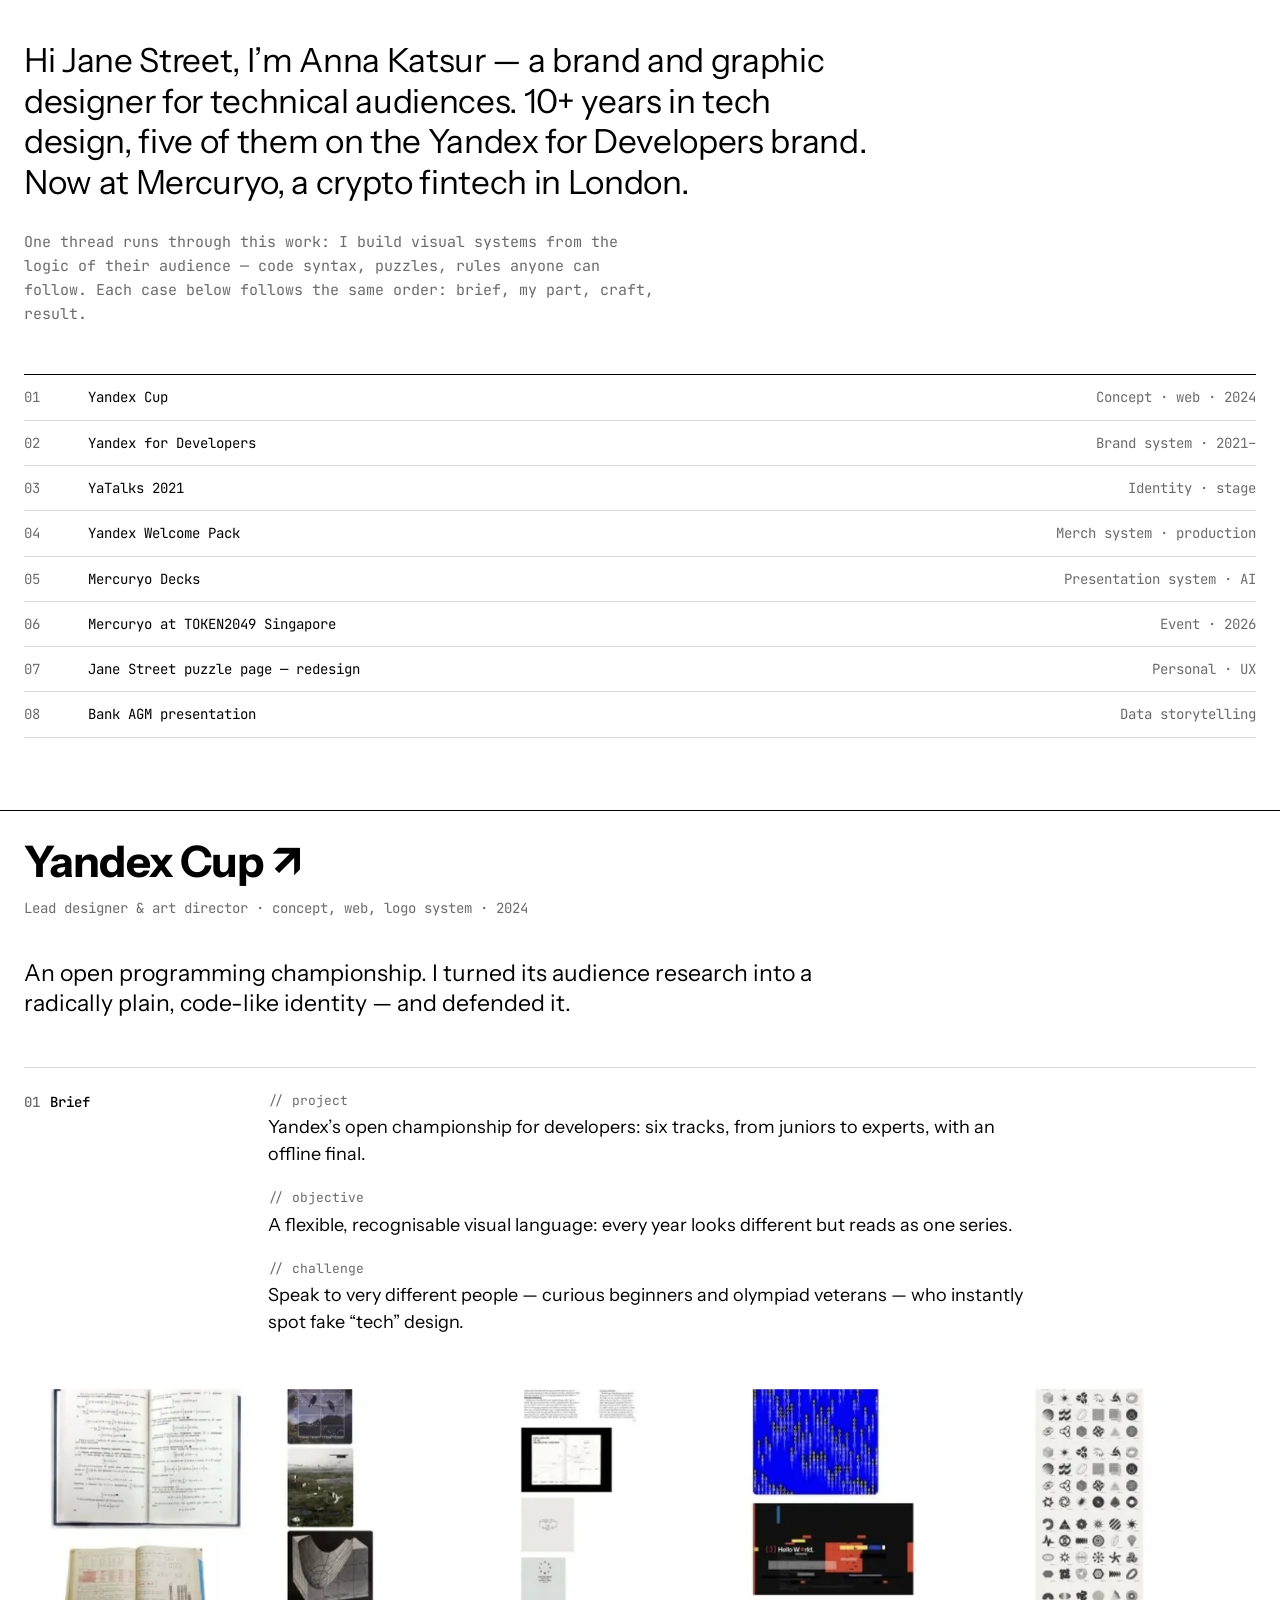
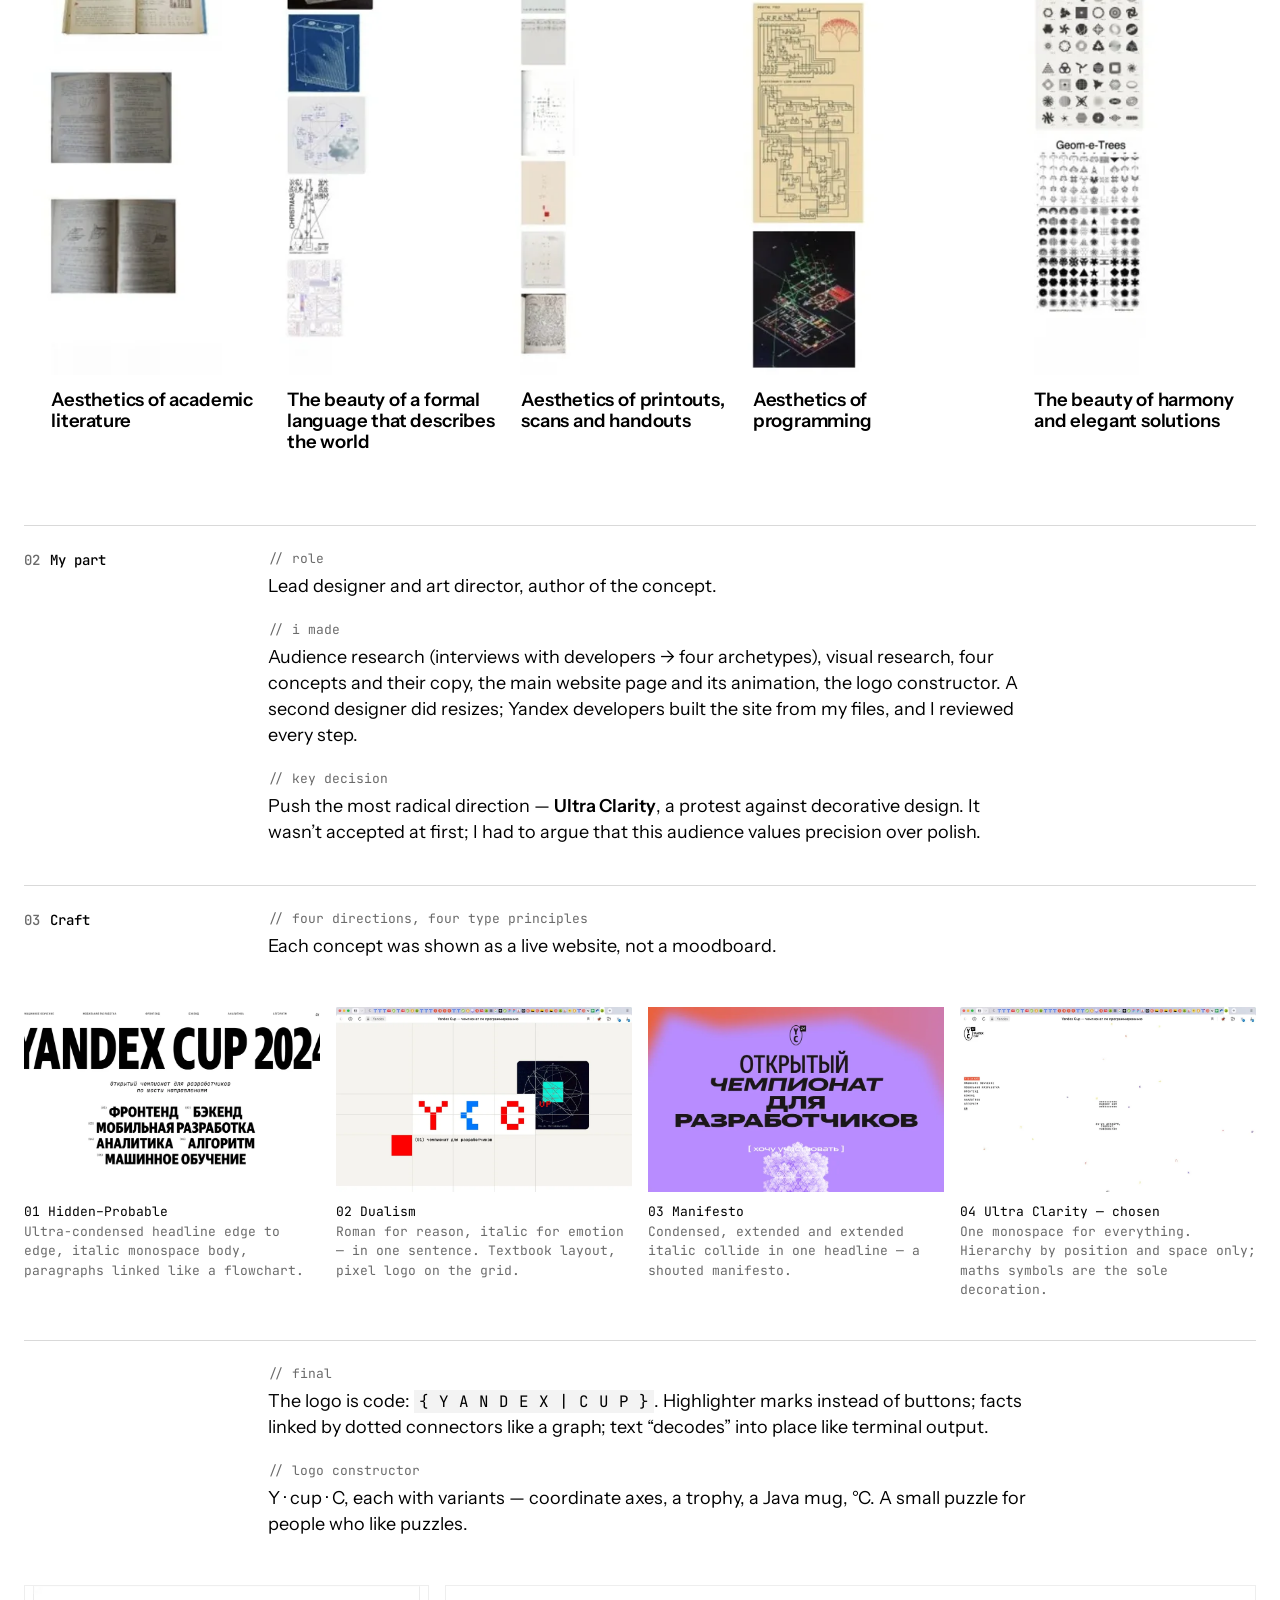
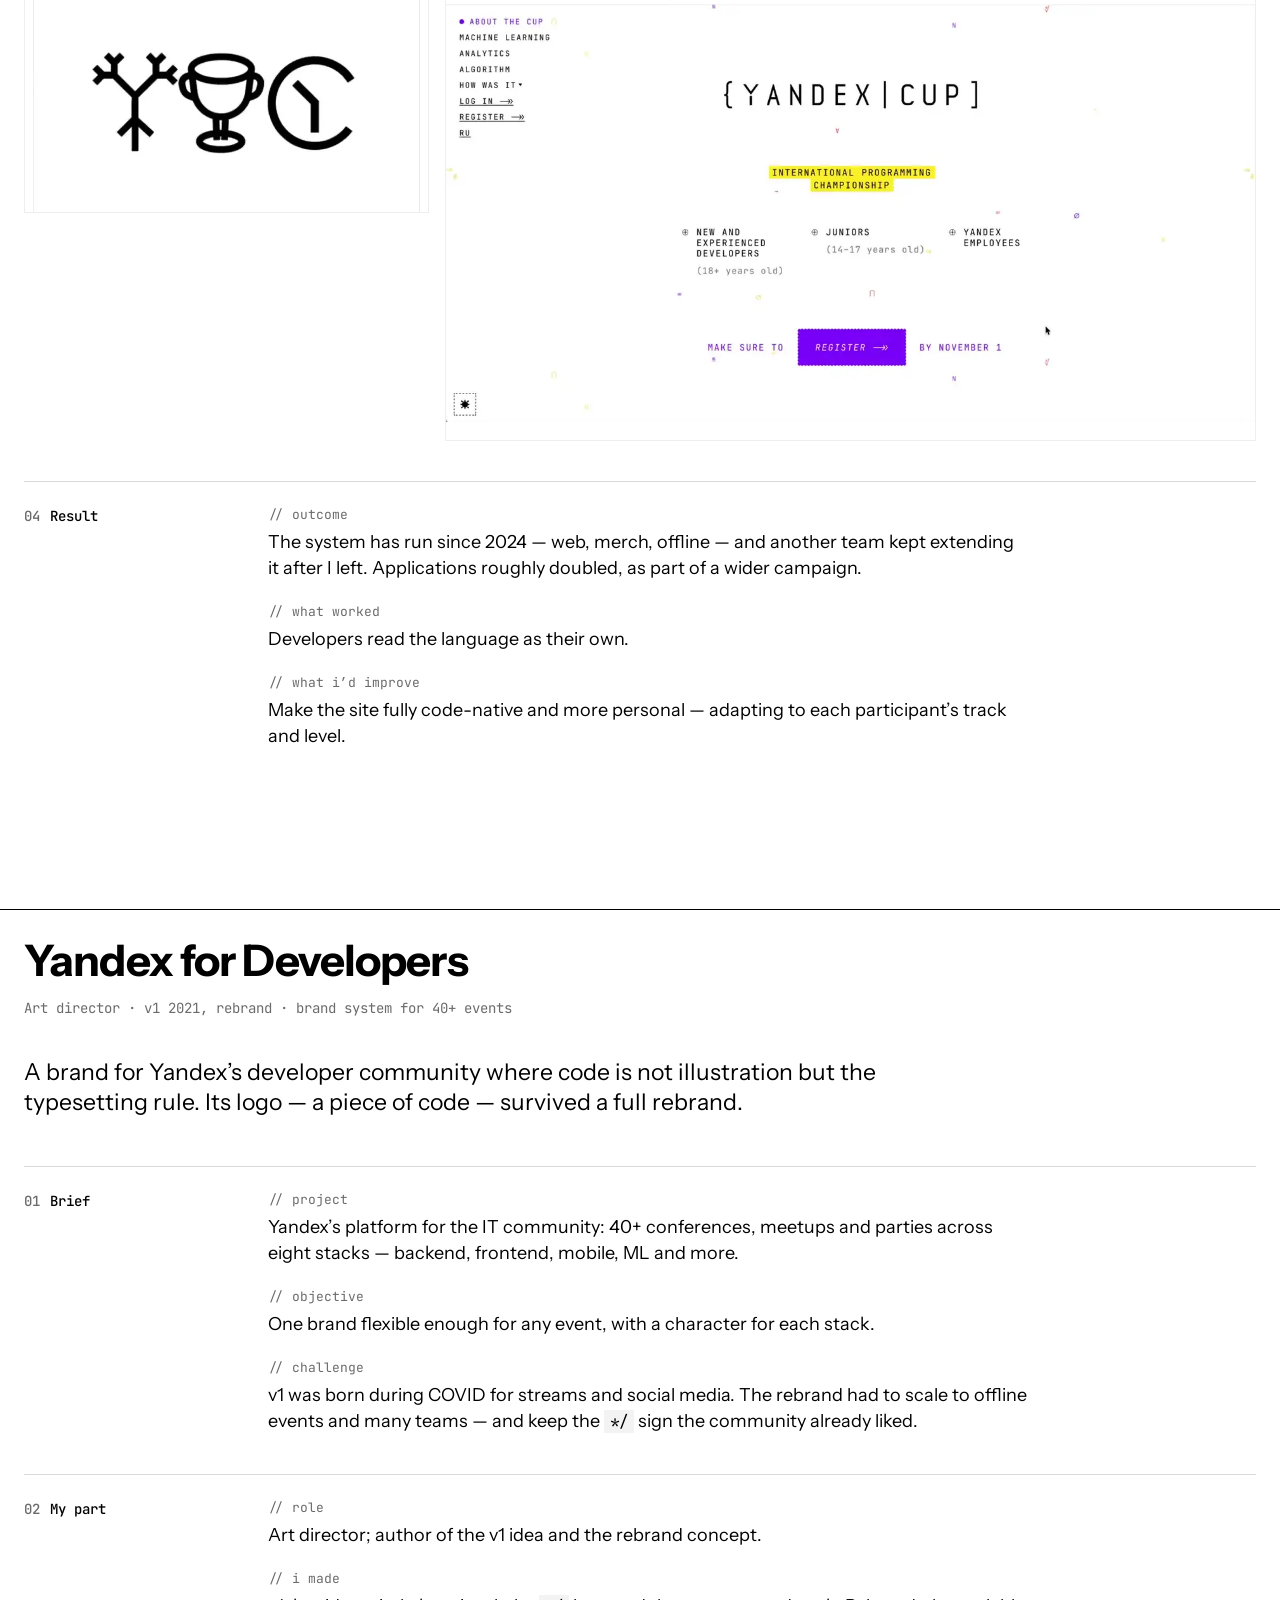
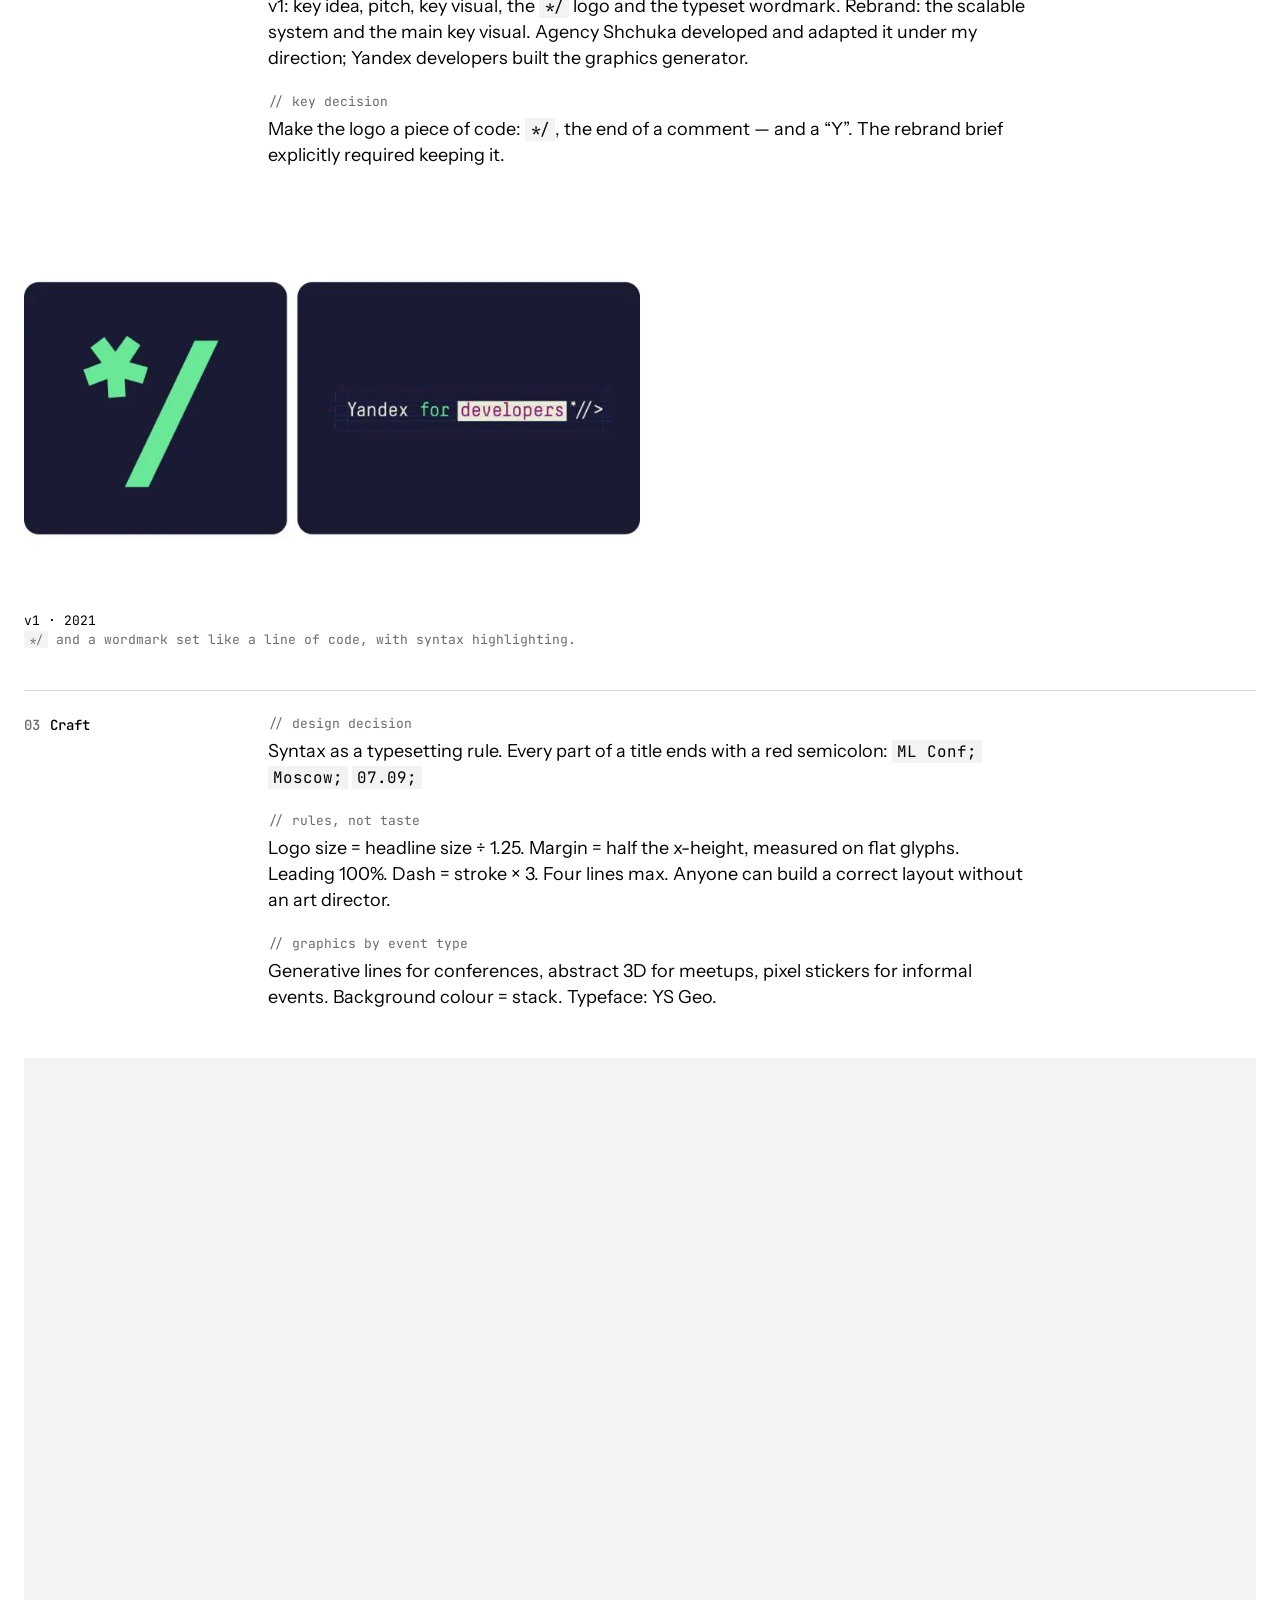
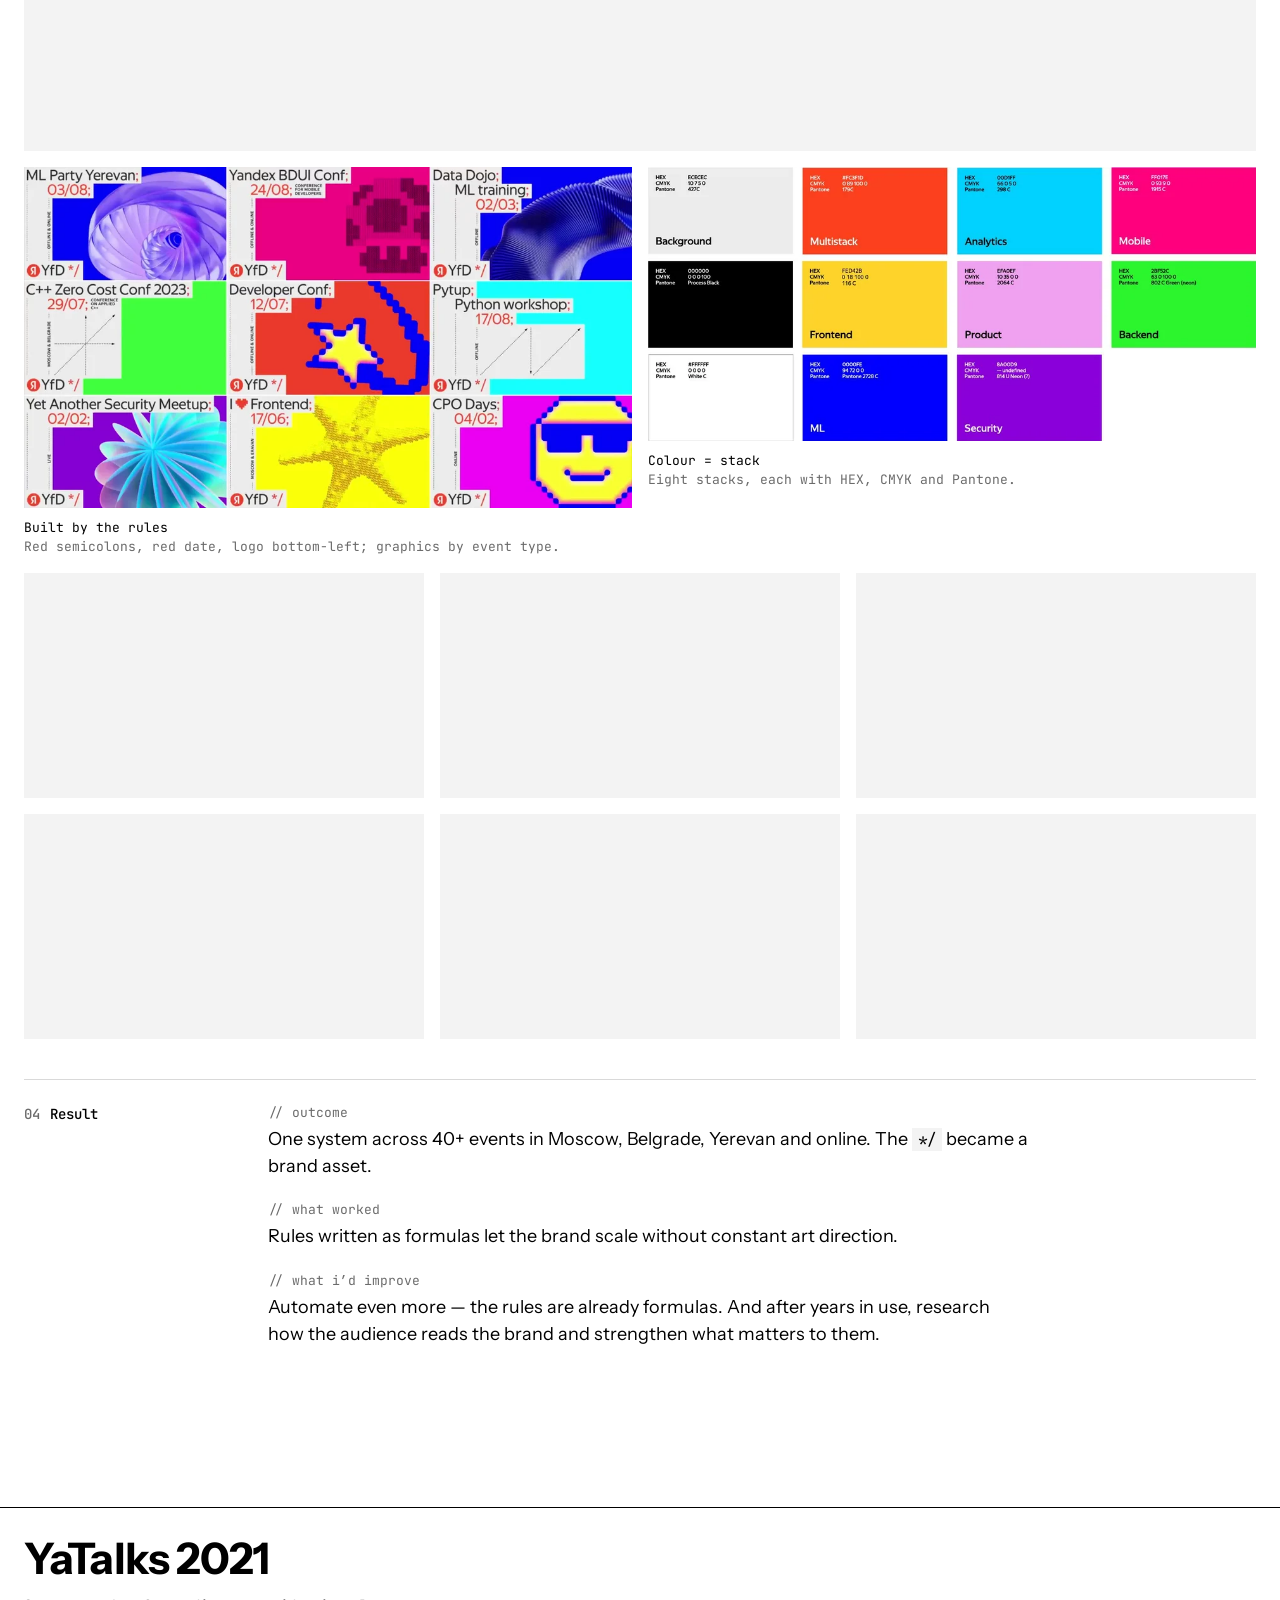
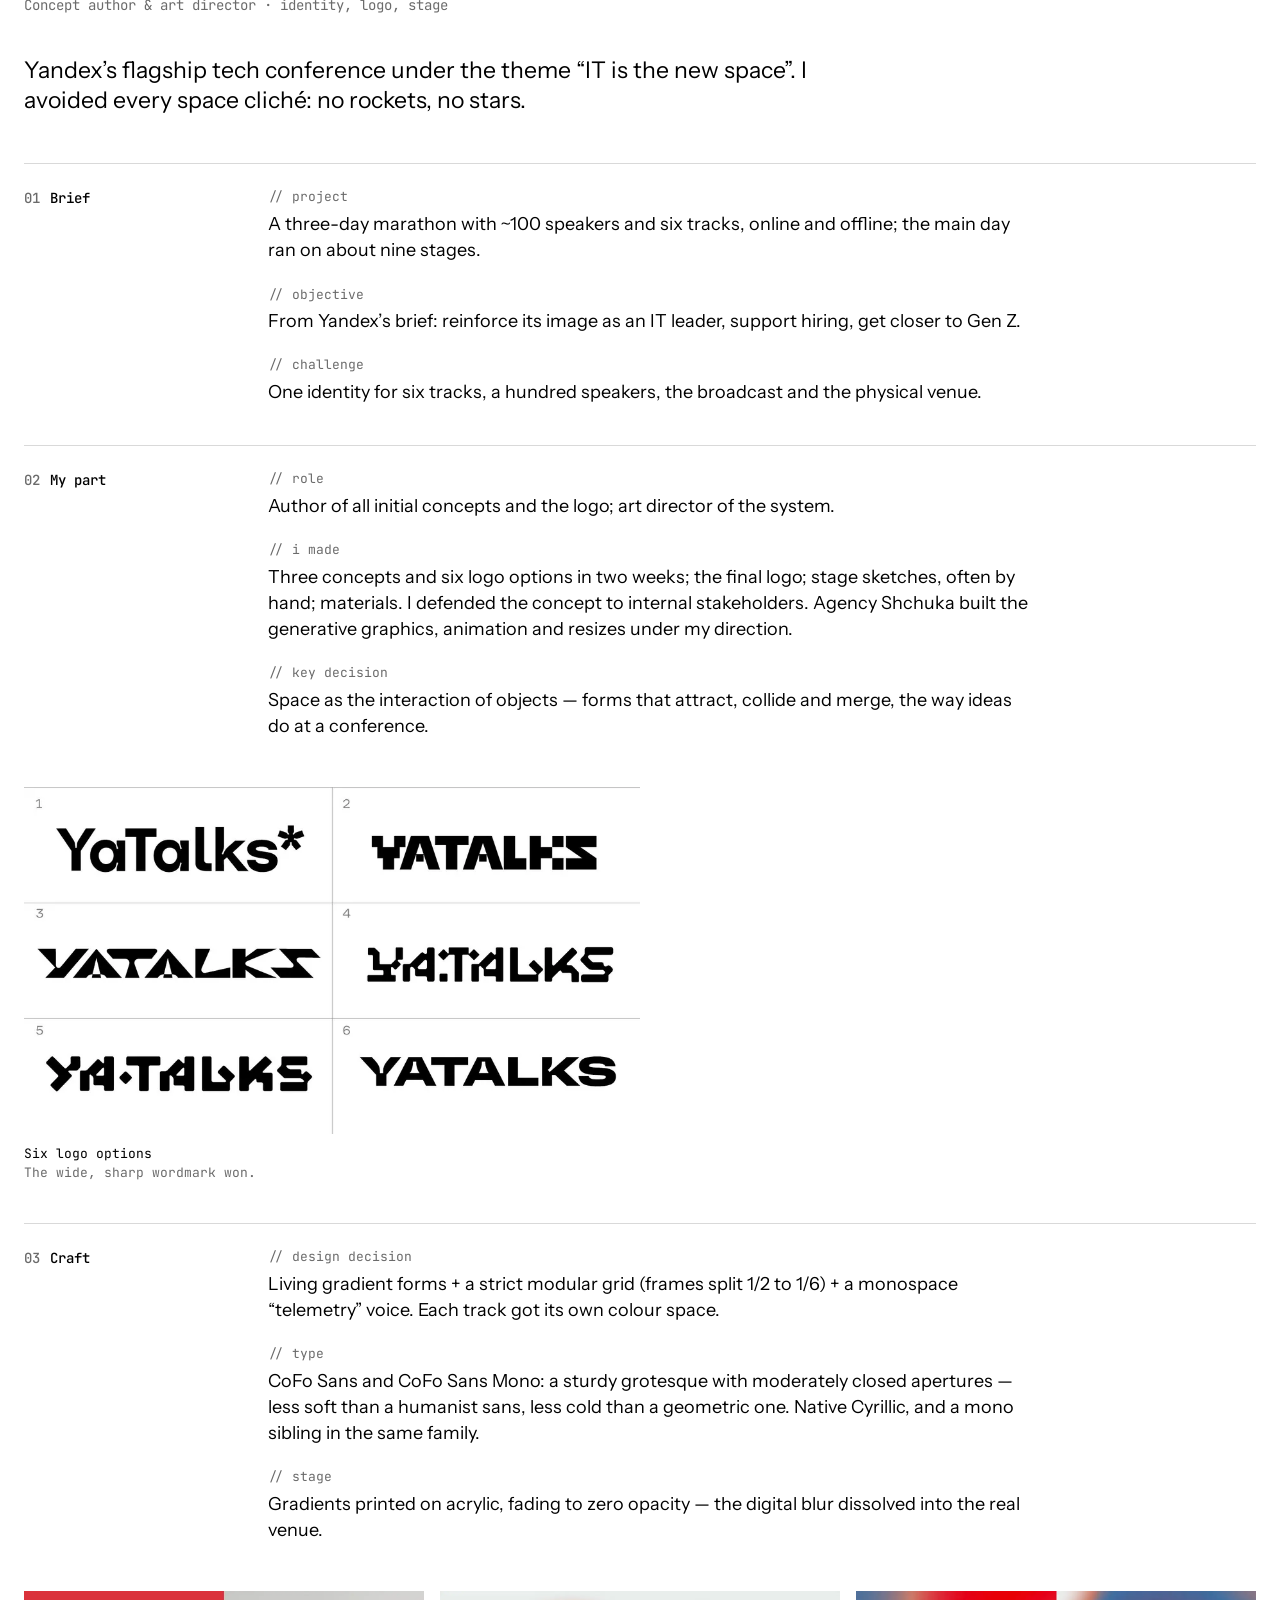
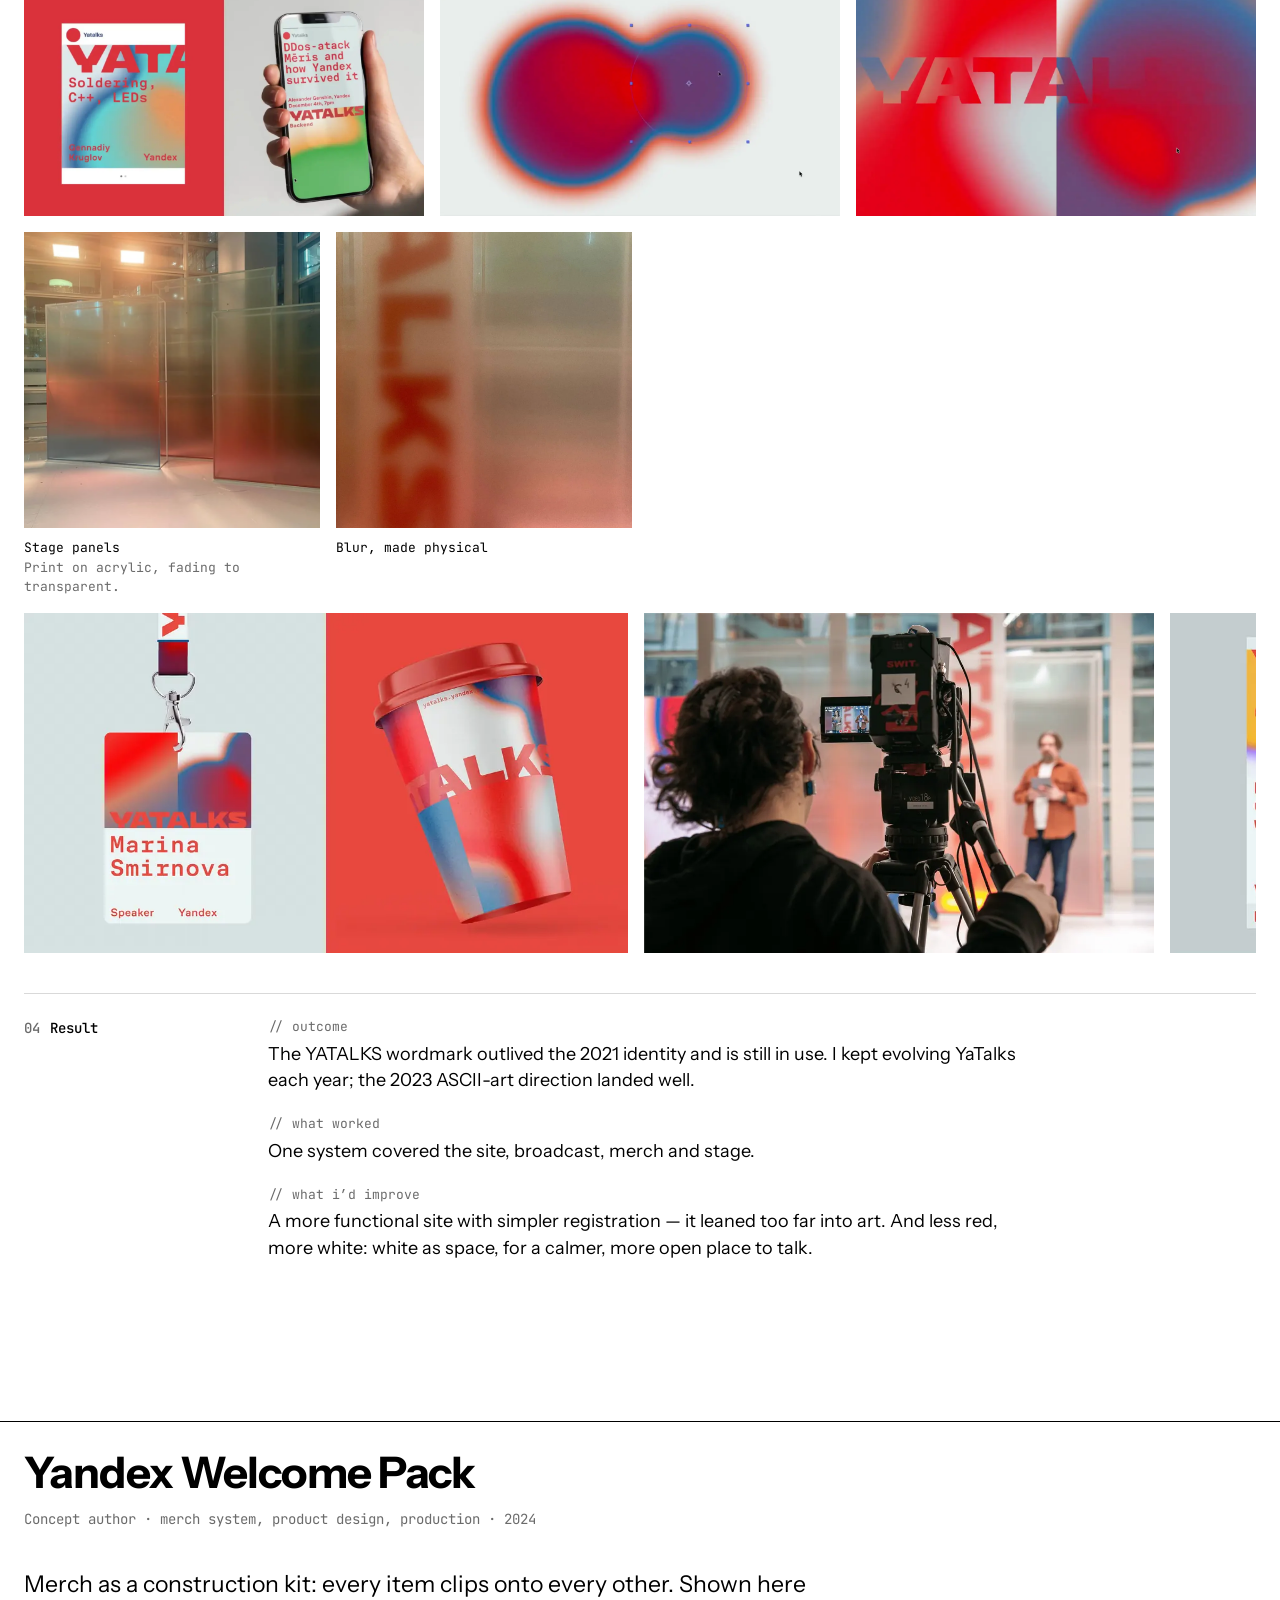
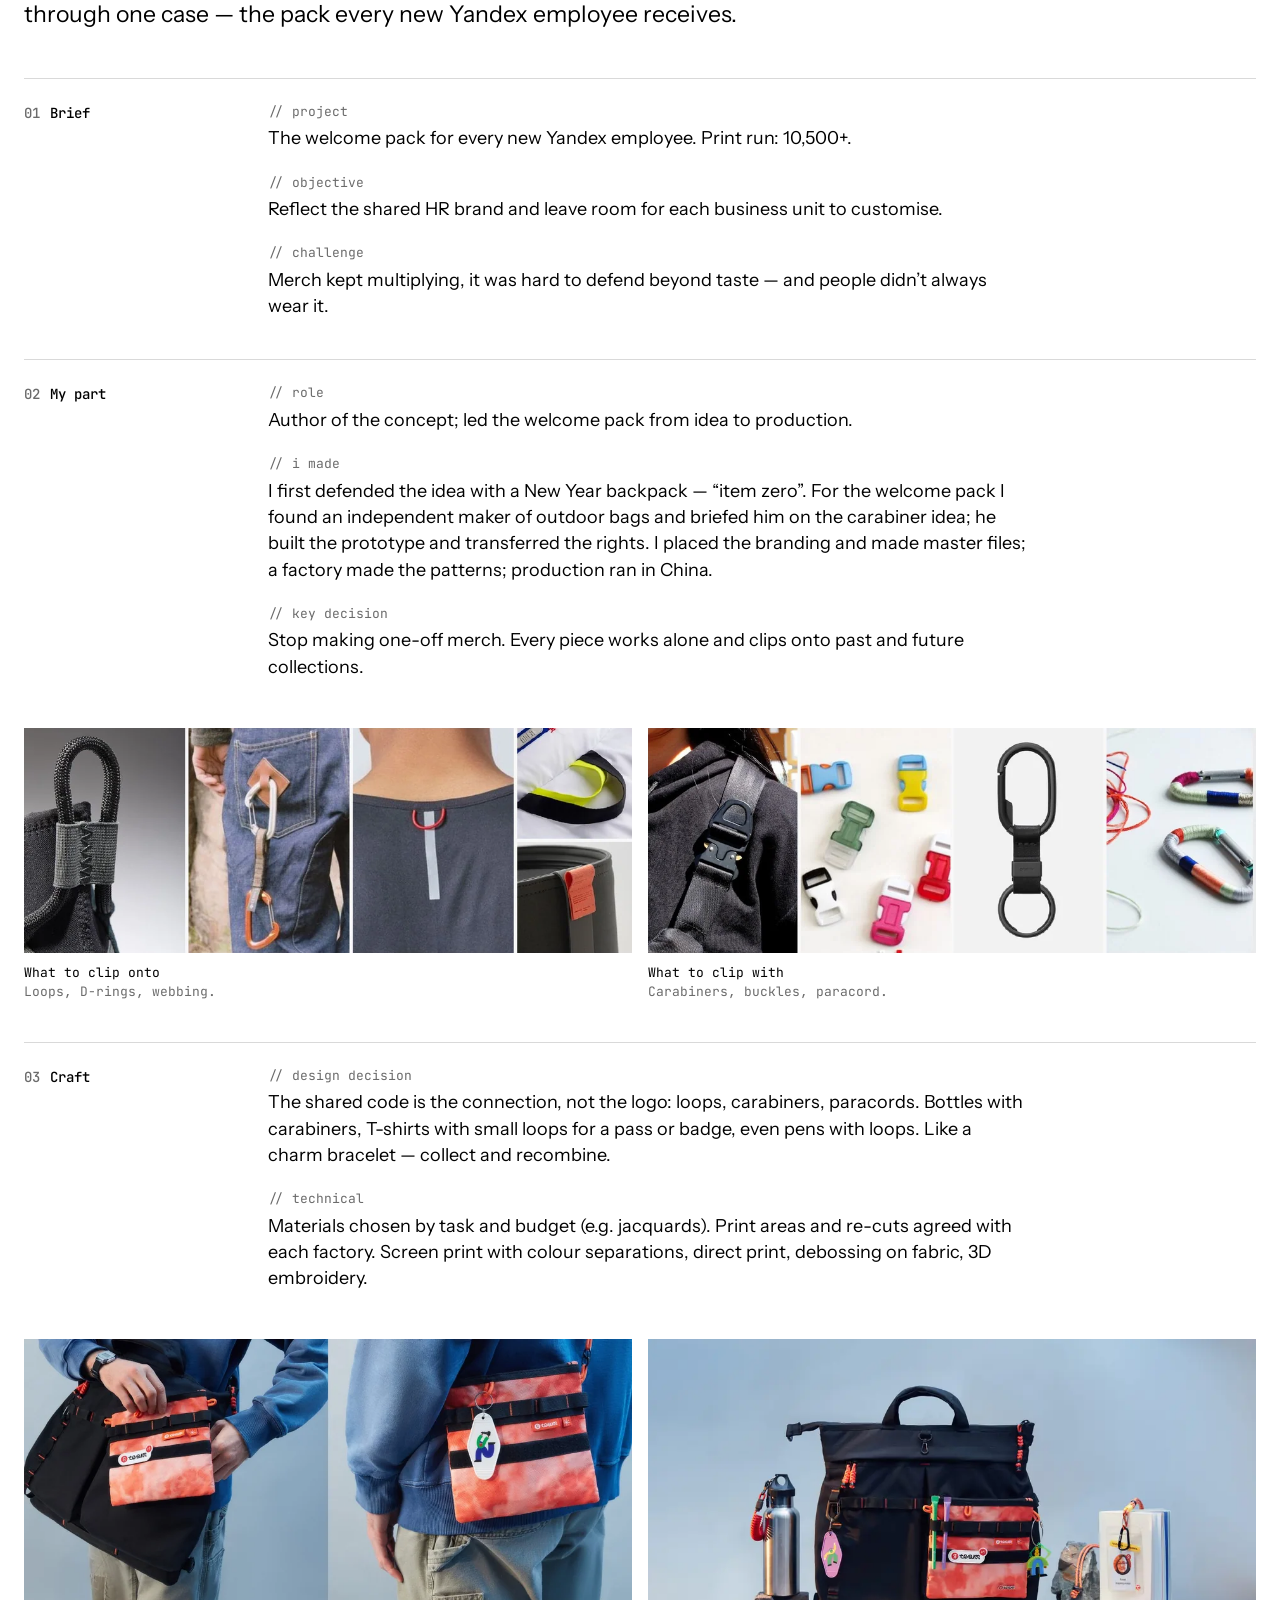
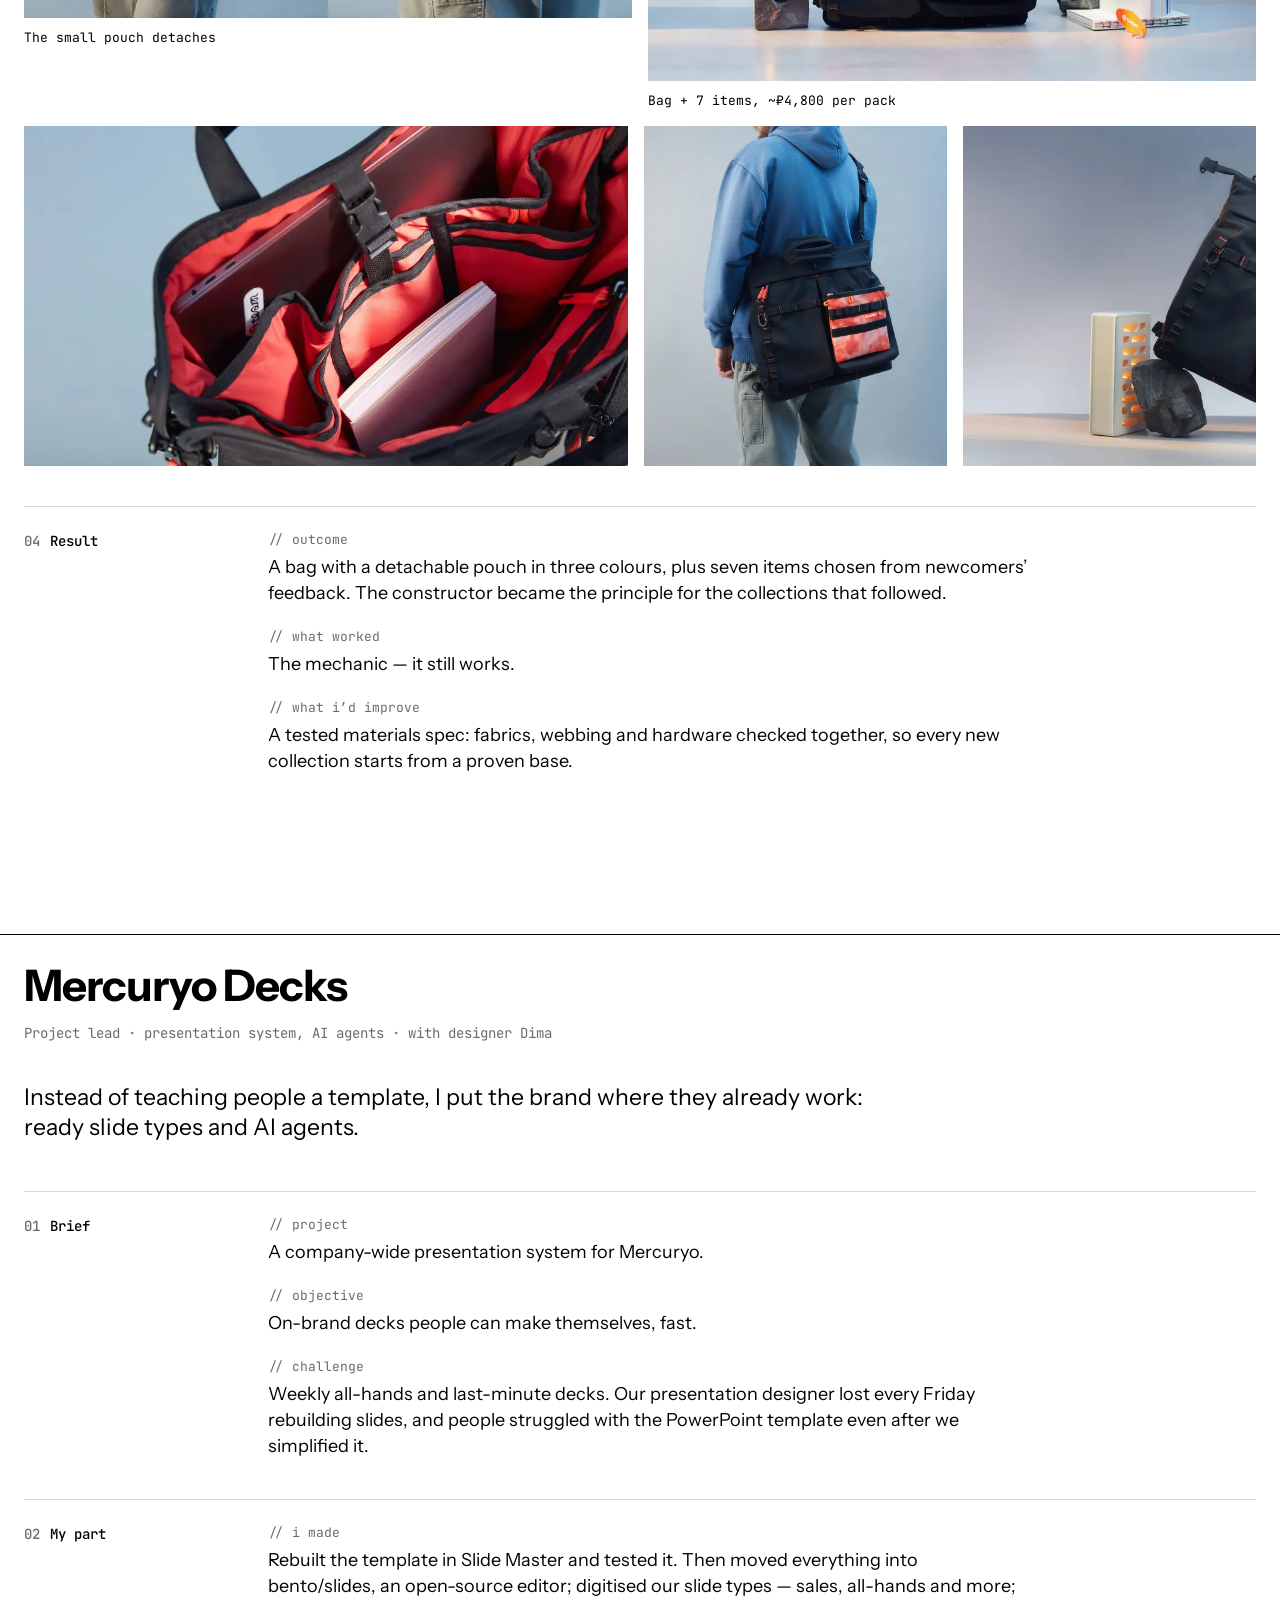
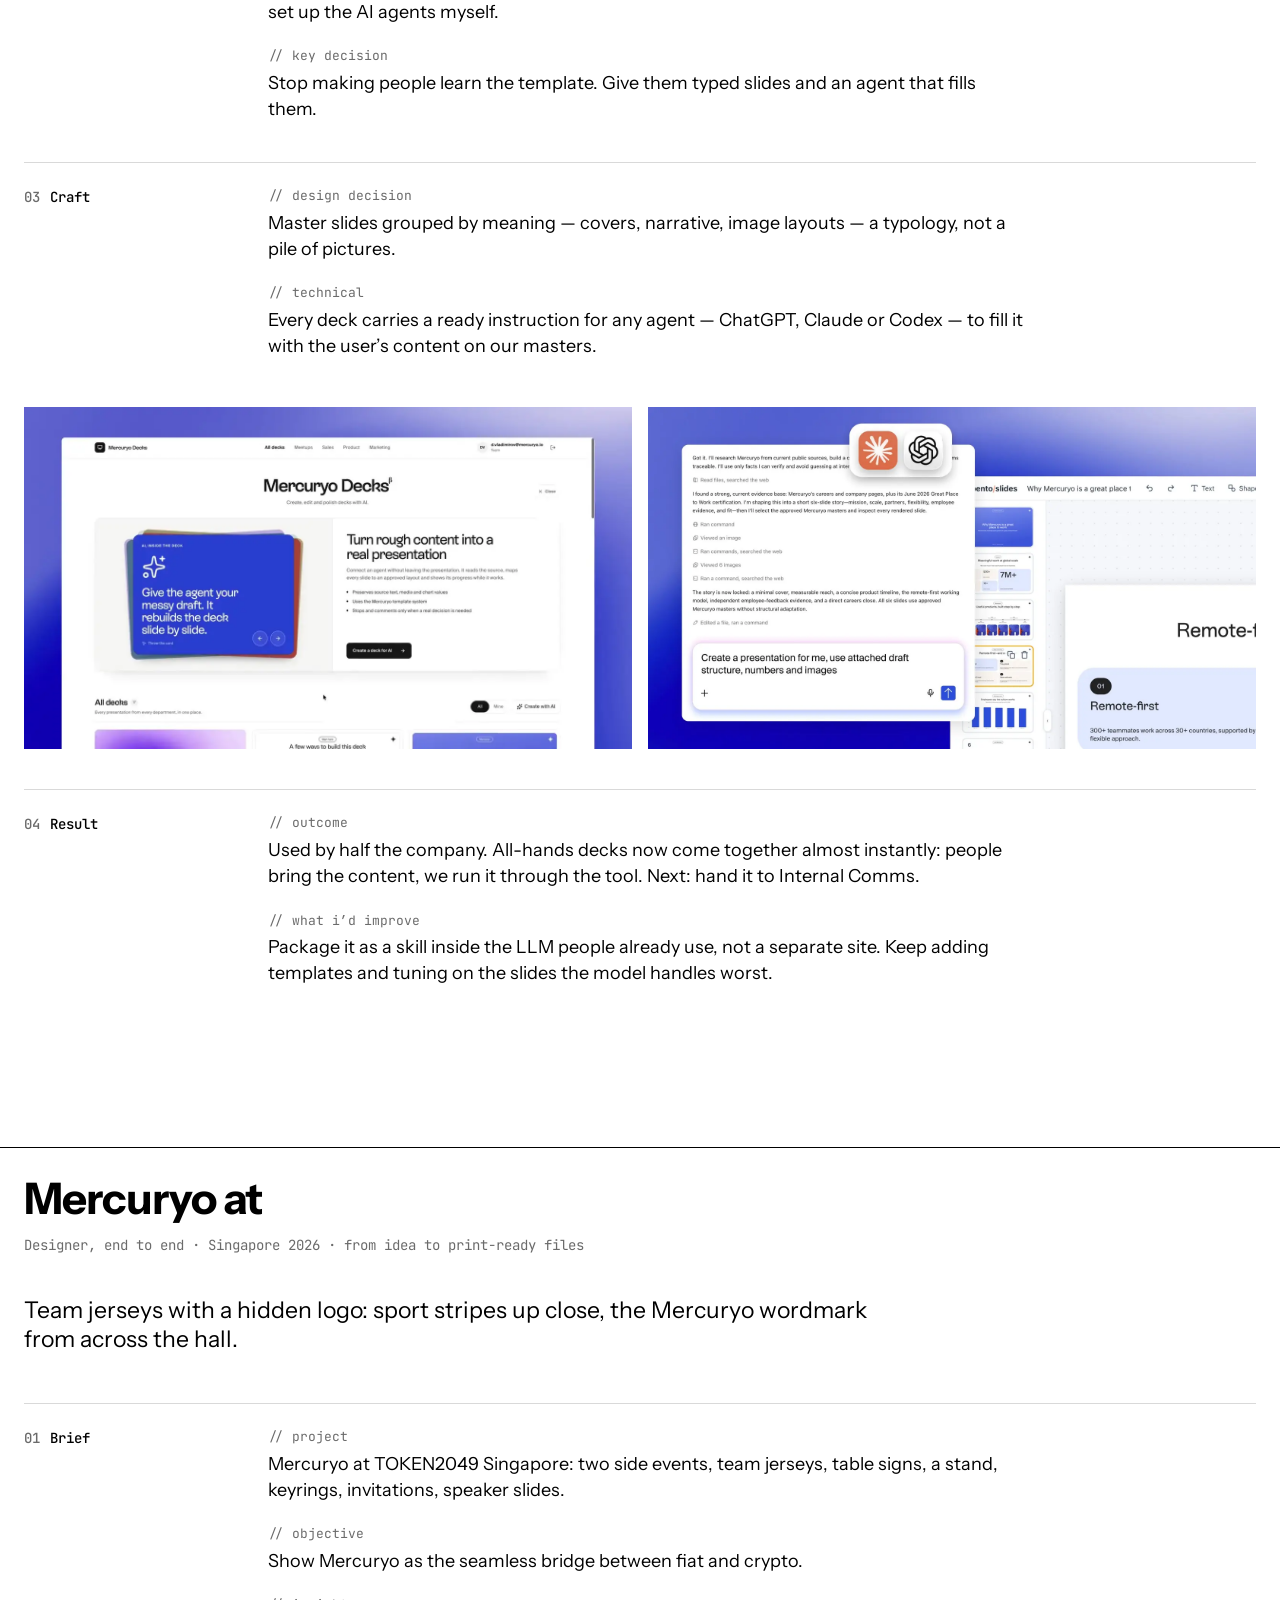
<file: index.html>
<!doctype html>
<html lang="en">
<head>
<meta charset="utf-8">
<meta name="viewport" content="width=device-width, initial-scale=1">
<title>Anna Katsur — Selected work for Jane Street</title>
<meta name="description" content="Brand and graphic designer for technical audiences. Eight case studies for the Jane Street Graphic Designer role.">
<link rel="preconnect" href="https://fonts.googleapis.com">
<link rel="preconnect" href="https://fonts.gstatic.com" crossorigin>
<link rel="preconnect" href="https://player.vimeo.com">
<link href="https://fonts.googleapis.com/css2?family=Instrument+Sans:wght@400;500;600;700&family=JetBrains+Mono:wght@400;500&display=swap" rel="stylesheet">
<style>
:root{--ink:#000;--muted:#6b6b6b;--line:#d9d9d9;--bg:#fff;--tile:#f3f3f3;--gutter:24px;--gap:16px;--max:1440px}
*{box-sizing:border-box;margin:0;padding:0}
html{-webkit-text-size-adjust:100%;scroll-behavior:smooth}
body{font-family:"Instrument Sans",system-ui,-apple-system,sans-serif;font-size:16px;line-height:1.45;color:var(--ink);background:var(--bg);-webkit-font-smoothing:antialiased}
a{color:inherit;text-underline-offset:3px;text-decoration-thickness:1px}
a:hover{color:var(--muted)}
img,video{display:block;max-width:100%}
.mono{font-family:"JetBrains Mono",ui-monospace,SFMono-Regular,Menlo,monospace}
.wrap{max-width:var(--max);margin:0 auto;padding:0 var(--gutter)}

/* hero */
.hero{padding-top:40px;padding-bottom:72px}
.hero p{font-size:clamp(26px,2.6vw,38px);line-height:1.22;letter-spacing:-.01em;max-width:860px}
.hero b{font-weight:700}
.hero .aside{font-family:"JetBrains Mono",monospace;font-size:15px;line-height:1.6;color:var(--muted);max-width:640px;margin-top:28px;letter-spacing:0}
.index{margin-top:48px;border-top:1px solid var(--ink);font-family:"JetBrains Mono",monospace;font-size:14px}
.index a{display:grid;grid-template-columns:48px 1fr auto;gap:16px;padding:12px 0;border-bottom:1px solid var(--line);text-decoration:none}
.index a:hover{color:var(--ink);background:var(--tile)}
.index span:first-child,.index span:last-child{color:var(--muted)}

/* case */
.case{border-top:1px solid var(--ink);padding-top:28px;padding-bottom:120px}
.case h2{font-size:clamp(30px,3.4vw,52px);line-height:1.05;font-weight:700;letter-spacing:-.02em;min-height:1.05em}
.case h2 a{text-decoration:none}
.case h2 a:hover{color:var(--ink);text-decoration:underline;text-decoration-thickness:2px}
.meta{font-family:"JetBrains Mono",monospace;font-size:14px;color:var(--muted);margin:14px 0 40px}
.lede{font-size:clamp(20px,1.8vw,26px);line-height:1.3;max-width:860px;margin-bottom:48px}
.caret{display:inline-block;width:.5em;height:.9em;margin-left:.06em;background:var(--ink);vertical-align:-.08em;animation:blink 1s steps(1) infinite}
.caret.done{animation:blink 1s steps(1) 3 forwards}
@keyframes blink{50%{opacity:0}100%{opacity:0}}

.block{display:grid;grid-template-columns:220px minmax(0,1fr);gap:24px;border-top:1px solid var(--line);padding:24px 0 40px}
.block>h3{font-family:"JetBrains Mono",monospace;font-size:14px;font-weight:500}
.block>h3 span{color:var(--muted);margin-right:10px}
dl{display:grid;gap:22px;max-width:760px}
dt{font-family:"JetBrains Mono",monospace;font-size:13px;color:var(--muted);margin-bottom:4px}
dd{font-size:18px;line-height:1.45}
dd b{font-weight:600}
dd ol,dd ul{padding-left:1.2em;display:grid;gap:6px}
code{font-family:"JetBrains Mono",monospace;font-size:.88em;background:var(--tile);padding:1px 5px}

.media{display:grid;gap:var(--gap);margin:8px 0 40px}
.frame{position:relative;width:100%;background:var(--tile);overflow:hidden}
.frame iframe{position:absolute;inset:0;width:100%;height:100%;border:0}
.frame img,.frame video{width:100%;height:100%;object-fit:cover}
.r169{aspect-ratio:16/9}.r1610{aspect-ratio:16/10}.r34{aspect-ratio:3/4}.r23{aspect-ratio:2/3}.r32{aspect-ratio:3/2}
.cols2{display:grid;grid-template-columns:repeat(2,1fr);gap:var(--gap)}
.cols3{display:grid;grid-template-columns:repeat(3,1fr);gap:var(--gap)}
.cols4{display:grid;grid-template-columns:repeat(4,1fr);gap:var(--gap)}
.cup2{display:grid;grid-template-columns:1fr 2fr;gap:var(--gap)}
.white .frame{background:#fff;outline:1px solid #eee;outline-offset:-1px}
figure figcaption{font-family:"JetBrains Mono",monospace;font-size:13px;line-height:1.5;margin-top:10px}
figure figcaption span{color:var(--muted);display:block}
.mood img{width:100%;height:auto}
.moodcap{list-style:none;position:relative;height:5.2em;margin-top:14px;font-size:clamp(14px,1.45vw,20px);line-height:1.15;font-weight:600;letter-spacing:-.01em}
.moodcap li{position:absolute;left:var(--x);top:0;width:17%}
@media (max-width:900px){.moodcap{height:auto;display:grid;gap:6px;font-size:15px;font-family:"JetBrains Mono",monospace;font-weight:400;counter-reset:c}.moodcap li{position:static;width:auto;counter-increment:c}.moodcap li::before{content:counter(c,decimal-leading-zero) "  ";color:var(--muted)}}
.tiles{position:absolute;inset:0;display:grid;grid-template-columns:repeat(3,1fr);grid-template-rows:repeat(2,1fr)}.tiles span{align-self:end;padding:0 0 8px 10px;font-family:"JetBrains Mono",monospace;font-size:clamp(10px,1vw,13px);letter-spacing:.04em;color:#000}
.shot img{width:100%;height:auto}
.stack{display:grid;gap:var(--gap)}
.stack img{width:100%;height:auto;background:var(--tile)}

.marquee{overflow:hidden;--h:340px;--speed:60s}
.marquee .track{display:flex;gap:var(--gap);width:max-content;animation:scroll var(--speed) linear infinite}
.marquee:hover .track{animation-play-state:paused}
.marquee .item{height:var(--h);flex:none;background:var(--tile)}
.marquee .item img{height:100%;width:auto}
@keyframes scroll{from{transform:translateX(0)}to{transform:translateX(calc(-50% - var(--gap)/2))}}

.why,.personal{border-top:1px solid var(--ink);padding-top:28px;padding-bottom:96px}
.why p,.personal p{font-size:clamp(22px,2.1vw,30px);line-height:1.28;max-width:900px}
.why b,.personal b{font-weight:700}
.photos{display:grid;grid-template-columns:repeat(6,1fr);gap:var(--gap);margin-top:48px}
.contact{border-top:1px solid var(--ink);padding-top:28px;padding-bottom:64px;display:grid;grid-template-columns:repeat(2,minmax(0,280px));gap:var(--gutter);font-family:"JetBrains Mono",monospace;font-size:16px;line-height:1.5}
.contact h4{font-size:14px;font-weight:700;letter-spacing:.06em;margin-bottom:12px}
.contact a{display:block;text-decoration:underline}
.contact .visa{grid-column:1/-1;font-size:14px;color:var(--muted);margin-top:24px}

@media (prefers-reduced-motion:reduce){html{scroll-behavior:auto}.marquee{overflow-x:auto}.marquee .track{animation:none}.marquee .dup{display:none}.caret{display:none}}
@media (max-width:1000px){.cols4{grid-template-columns:repeat(2,1fr)}}
@media (max-width:900px){.block{grid-template-columns:1fr;gap:16px}.cols3,.cup2,.cols2{grid-template-columns:1fr}.marquee{--h:240px}.photos{grid-template-columns:repeat(3,1fr)}.case{padding-bottom:88px}}
@media (max-width:560px){:root{--gutter:16px}.hero{padding-top:24px;padding-bottom:56px}.cols4{grid-template-columns:1fr}.contact{grid-template-columns:1fr}.photos{grid-template-columns:repeat(2,1fr)}dd{font-size:17px}.index a{grid-template-columns:36px 1fr}.index span:last-child{display:none}}
@media (max-width:900px){.media[style*="max-width:50%"]{max-width:none!important}}
</style>
</head>
<body>

<header class="wrap hero">
  <p>Hi Jane Street, I’m Anna Katsur — a brand and graphic designer for technical audiences. 10+ years in tech design, five of them on the Yandex for Developers brand. Now at Mercuryo, a crypto fintech in London.</p>
  <p class="aside">One thread runs through this work: I build visual systems from the logic of their audience — code syntax, puzzles, rules anyone can follow. Each case below follows the same order: brief, my part, craft, result.</p>
  <nav class="index" aria-label="Projects">
    <a href="#cup"><span>01</span><span>Yandex Cup</span><span>Concept · web · 2024</span></a>
    <a href="#yfd"><span>02</span><span>Yandex for Developers</span><span>Brand system · 2021–</span></a>
    <a href="#yatalks"><span>03</span><span>YaTalks 2021</span><span>Identity · stage</span></a>
    <a href="#merch"><span>04</span><span>Yandex Welcome Pack</span><span>Merch system · production</span></a>
    <a href="#decks"><span>05</span><span>Mercuryo Decks</span><span>Presentation system · AI</span></a>
    <a href="#token"><span>06</span><span>Mercuryo at TOKEN2049 Singapore</span><span>Event · 2026</span></a>
    <a href="#puzzle"><span>07</span><span>Jane Street puzzle page — redesign</span><span>Personal · UX</span></a>
    <a href="#agm"><span>08</span><span>Bank AGM presentation</span><span>Data storytelling</span></a>
  </nav>
</header>

<main>

<!-- 01 YANDEX CUP -->
<section class="wrap case" id="cup">
  <h2 class="type"><a href="https://yandex.com/cup/" target="_blank" rel="noopener">Yandex Cup ↗</a></h2>
  <p class="meta">Lead designer & art director · concept, web, logo system · 2024</p>
  <p class="lede">An open programming championship. I turned its audience research into a radically plain, code-like identity — and defended it.</p>

  <div class="block"><h3><span>01</span>Brief</h3><dl>
    <div><dt>// project</dt><dd>Yandex’s open championship for developers: six tracks, from juniors to experts, with an offline final.</dd></div>
    <div><dt>// objective</dt><dd>A flexible, recognisable visual language: every year looks different but reads as one series.</dd></div>
    <div><dt>// challenge</dt><dd>Speak to very different people — curious beginners and olympiad veterans — who instantly spot fake “tech” design.</dd></div>
  </dl></div>

  <div class="media"><figure class="mood"><img src="img/new-cup-moodboard-1600.webp" srcset="img/new-cup-moodboard-960.webp 960w, img/new-cup-moodboard-1600.webp 1600w, img/new-cup-moodboard-2400.webp 2400w" sizes="(max-width:1440px) 100vw, 1392px" width="2548" height="1225" alt="Visual research moodboard in five columns" loading="lazy" decoding="async"><ol class="moodcap"><li style="--x:2.2%">Aesthetics of academic literature</li><li style="--x:21.35%">The beauty of a formal language that describes the world</li><li style="--x:40.35%">Aesthetics of printouts, scans and handouts</li><li style="--x:59.15%">Aesthetics of programming</li><li style="--x:82%">The beauty of harmony and elegant solutions</li></ol></figure></div>

  <div class="block"><h3><span>02</span>My part</h3><dl>
    <div><dt>// role</dt><dd>Lead designer and art director, author of the concept.</dd></div>
    <div><dt>// i made</dt><dd>Audience research (interviews with developers → four archetypes), visual research, four concepts and their copy, the main website page and its animation, the logo constructor. A second designer did resizes; Yandex developers built the site from my files, and I reviewed every step.</dd></div>
    <div><dt>// key decision</dt><dd>Push the most radical direction — <b>Ultra Clarity</b>, a protest against decorative design. It wasn’t accepted at first; I had to argue that this audience values precision over polish.</dd></div>
  </dl></div>

  <div class="block"><h3><span>03</span>Craft</h3><dl>
    <div><dt>// four directions, four type principles</dt><dd>Each concept was shown as a live website, not a moodboard.</dd></div>
  </dl></div>
  <div class="media cols4">
    <figure><div class="frame r1610"><img src="img/new-cup-v1-960.webp" width="1440" height="823" alt="Concept 01: condensed headline, italic monospace" loading="lazy" decoding="async"></div><figcaption>01 Hidden–Probable<span>Ultra-condensed headline edge to edge, italic monospace body, paragraphs linked like a flowchart.</span></figcaption></figure>
    <figure><div class="frame r1610"><img src="img/new-cup-v2-960.webp" width="1440" height="900" alt="Concept 02: pixel logo on a grid" loading="lazy" decoding="async"></div><figcaption>02 Dualism<span>Roman for reason, italic for emotion — in one sentence. Textbook layout, pixel logo on the grid.</span></figcaption></figure>
    <figure><div class="frame r1610"><img src="img/new-cup-v3-960.webp" width="1440" height="823" alt="Concept 03: mixed widths manifesto" loading="lazy" decoding="async"></div><figcaption>03 Manifesto<span>Condensed, extended and extended italic collide in one headline — a shouted manifesto.</span></figcaption></figure>
    <figure><div class="frame r1610"><img src="img/new-cup-v4-960.webp" width="1440" height="900" alt="Concept 04: single monospace, maths symbols" loading="lazy" decoding="async"></div><figcaption>04 Ultra Clarity — chosen<span>One monospace for everything. Hierarchy by position and space only; maths symbols are the sole decoration.</span></figcaption></figure>
  </div>
  <div class="block"><h3 aria-hidden="true"></h3><dl>
    <div><dt>// final</dt><dd>The logo is code: <code>{ Y A N D E X | C U P }</code>. Highlighter marks instead of buttons; facts linked by dotted connectors like a graph; text “decodes” into place like terminal output.</dd></div>
    <div><dt>// logo constructor</dt><dd>Y · cup · C, each with variants — coordinate axes, a trophy, a Java mug, °C. A small puzzle for people who like puzzles.</dd></div>
  </dl></div>
  <div class="media cup2 white">
    <div class="frame r169"><video data-src="videos/web/cup-2-716.mp4" poster="videos/cup-2-poster.webp" muted loop playsinline preload="none" aria-label="Yandex Cup logo constructor" style="object-fit:contain"></video></div>
    <div class="frame r169"><video data-src="videos/web/cup-1-1280.mp4" data-src-m="videos/web/cup-1-720.mp4" poster="videos/cup-1-poster.webp" muted loop playsinline preload="none" aria-label="Yandex Cup website" style="object-fit:contain"></video></div>
  </div>

  <div class="block"><h3><span>04</span>Result</h3><dl>
    <div><dt>// outcome</dt><dd>The system has run since 2024 — web, merch, offline — and another team kept extending it after I left. Applications roughly doubled, as part of a wider campaign.</dd></div>
    <div><dt>// what worked</dt><dd>Developers read the language as their own.</dd></div>
    <div><dt>// what i’d improve</dt><dd>Make the site fully code-native and more personal — adapting to each participant’s track and level.</dd></div>
  </dl></div>
</section>

<!-- 02 YFD -->
<section class="wrap case" id="yfd">
  <h2 class="type">Yandex for Developers</h2>
  <p class="meta">Art director · v1 2021, rebrand · brand system for 40+ events</p>
  <p class="lede">A brand for Yandex’s developer community where code is not illustration but the typesetting rule. Its logo — a piece of code — survived a full rebrand.</p>

  <div class="block"><h3><span>01</span>Brief</h3><dl>
    <div><dt>// project</dt><dd>Yandex’s platform for the IT community: 40+ conferences, meetups and parties across eight stacks — backend, frontend, mobile, ML and more.</dd></div>
    <div><dt>// objective</dt><dd>One brand flexible enough for any event, with a character for each stack.</dd></div>
    <div><dt>// challenge</dt><dd>v1 was born during COVID for streams and social media. The rebrand had to scale to offline events and many teams — and keep the <code>*/</code> sign the community already liked.</dd></div>
  </dl></div>

  <div class="block"><h3><span>02</span>My part</h3><dl>
    <div><dt>// role</dt><dd>Art director; author of the v1 idea and the rebrand concept.</dd></div>
    <div><dt>// i made</dt><dd>v1: key idea, pitch, key visual, the <code>*/</code> logo and the typeset wordmark. Rebrand: the scalable system and the main key visual. Agency Shchuka developed and adapted it under my direction; Yandex developers built the graphics generator.</dd></div>
    <div><dt>// key decision</dt><dd>Make the logo a piece of code: <code>*/</code>, the end of a comment — and a “Y”. The rebrand brief explicitly required keeping it.</dd></div>
  </dl></div>
  <div class="media" style="max-width:50%">
    <figure><div class="frame r1610"><img src="img/new-yfd-v1-logo-960.webp" width="800" height="556" alt="v1 logo */ and wordmark Yandex for developers*//>" loading="lazy" decoding="async"></div><figcaption>v1 · 2021<span><code>*/</code> and a wordmark set like a line of code, with syntax highlighting.</span></figcaption></figure>
    
  </div>

  <div class="block"><h3><span>03</span>Craft</h3><dl>
    <div><dt>// design decision</dt><dd>Syntax as a typesetting rule. Every part of a title ends with a red semicolon: <code>ML Conf;</code> <code>Moscow;</code> <code>07.09;</code></dd></div>
    <div><dt>// rules, not taste</dt><dd>Logo size = headline size ÷ 1.25. Margin = half the x-height, measured on flat glyphs. Leading 100%. Dash = stroke × 3. Four lines max. Anyone can build a correct layout without an art director.</dd></div>
    <div><dt>// graphics by event type</dt><dd>Generative lines for conferences, abstract 3D for meetups, pixel stickers for informal events. Background colour = stack. Typeface: YS Geo.</dd></div>
  </dl></div>
  <div class="media">
    <div class="frame r169"><iframe src="https://player.vimeo.com/video/870069354?h=91642a8795&amp;background=1&amp;autoplay=1&amp;loop=1&amp;muted=1&amp;dnt=1" title="Yandex for Developers logo animation" loading="lazy" allow="autoplay; fullscreen; picture-in-picture"></iframe></div>
    <div class="cols2">
      <figure><div class="frame" style="aspect-ratio:1600/896"><img src="img/new-yfd-rules-960.webp" srcset="img/new-yfd-rules-960.webp 960w, img/new-yfd-rules-1600.webp 1600w" sizes="(max-width:900px) 100vw, 50vw" width="1600" height="896" alt="Event covers built by the rules" loading="lazy" decoding="async"></div><figcaption>Built by the rules<span>Red semicolons, red date, logo bottom-left; graphics by event type.</span></figcaption></figure>
      <figure><div class="frame" style="aspect-ratio:1317/593"><img src="img/new-yfd-palette-960.webp" srcset="img/new-yfd-palette-960.webp 960w, img/new-yfd-palette-1600.webp 1317w" sizes="(max-width:900px) 100vw, 50vw" width="1317" height="593" alt="Colour = stackEight stacks, each with HEX, CMYK and Pantone." loading="lazy" decoding="async"></div><figcaption>Colour = stack<span>Eight stacks, each with HEX, CMYK and Pantone.</span></figcaption></figure>
    </div>
    <div class="cols3"><div class="frame r169"><iframe src="https://player.vimeo.com/video/862129417?h=42ab2fd2e8&amp;background=1&amp;autoplay=1&amp;loop=1&amp;muted=1&amp;dnt=1" title="Event covers generated by the system" loading="lazy" allow="autoplay; fullscreen; picture-in-picture"></iframe></div><div class="frame r169"><iframe src="https://player.vimeo.com/video/870061329?background=1&amp;autoplay=1&amp;loop=1&amp;muted=1&amp;dnt=1" title="Conferences, meetups and informal events" loading="lazy" allow="autoplay; fullscreen; picture-in-picture"></iframe></div><div class="frame r169"><iframe src="https://player.vimeo.com/video/862118913?h=0de10078a4&amp;background=1&amp;autoplay=1&amp;loop=1&amp;muted=1&amp;dnt=1" title="Conference stage" loading="lazy" allow="autoplay; fullscreen; picture-in-picture"></iframe></div></div>
    <div class="cols3"><div class="frame r169"><iframe src="https://player.vimeo.com/video/862081255?h=c33522dcd3&amp;background=1&amp;autoplay=1&amp;loop=1&amp;muted=1&amp;dnt=1" title="Venue facade" loading="lazy" allow="autoplay; fullscreen; picture-in-picture"></iframe></div><div class="frame r169"><iframe src="https://player.vimeo.com/video/862109483?h=6fd26ffd5d&amp;background=1&amp;autoplay=1&amp;loop=1&amp;muted=1&amp;dnt=1" title="ML Party stage" loading="lazy" allow="autoplay; fullscreen; picture-in-picture"></iframe></div><div class="frame r169"><iframe src="https://player.vimeo.com/video/871804706?h=c56d51ec06&amp;background=1&amp;autoplay=1&amp;loop=1&amp;muted=1&amp;dnt=1" title="Outdoor poster" loading="lazy" allow="autoplay; fullscreen; picture-in-picture"></iframe></div></div>
  </div>

  <div class="block"><h3><span>04</span>Result</h3><dl>
    <div><dt>// outcome</dt><dd>One system across 40+ events in Moscow, Belgrade, Yerevan and online. The <code>*/</code> became a brand asset.</dd></div>
    <div><dt>// what worked</dt><dd>Rules written as formulas let the brand scale without constant art direction.</dd></div>
    <div><dt>// what i’d improve</dt><dd>Automate even more — the rules are already formulas. And after years in use, research how the audience reads the brand and strengthen what matters to them.</dd></div>
  </dl></div>
</section>

<!-- 03 YATALKS -->
<section class="wrap case" id="yatalks">
  <h2 class="type">YaTalks 2021</h2>
  <p class="meta">Concept author & art director · identity, logo, stage</p>
  <p class="lede">Yandex’s flagship tech conference under the theme “IT is the new space”. I avoided every space cliché: no rockets, no stars.</p>

  <div class="block"><h3><span>01</span>Brief</h3><dl>
    <div><dt>// project</dt><dd>A three-day marathon with ~100 speakers and six tracks, online and offline; the main day ran on about nine stages.</dd></div>
    <div><dt>// objective</dt><dd>From Yandex’s brief: reinforce its image as an IT leader, support hiring, get closer to Gen Z.</dd></div>
    <div><dt>// challenge</dt><dd>One identity for six tracks, a hundred speakers, the broadcast and the physical venue.</dd></div>
  </dl></div>

  <div class="block"><h3><span>02</span>My part</h3><dl>
    <div><dt>// role</dt><dd>Author of all initial concepts and the logo; art director of the system.</dd></div>
    <div><dt>// i made</dt><dd>Three concepts and six logo options in two weeks; the final logo; stage sketches, often by hand; materials. I defended the concept to internal stakeholders. Agency Shchuka built the generative graphics, animation and resizes under my direction.</dd></div>
    <div><dt>// key decision</dt><dd>Space as the interaction of objects — forms that attract, collide and merge, the way ideas do at a conference.</dd></div>
  </dl></div>
  <div class="media" style="max-width:50%">
    <figure><div class="frame r169"><img src="img/new-yt-logos-960.webp" srcset="img/new-yt-logos-960.webp 960w, img/new-yt-logos-1600.webp 1440w" sizes="(max-width:900px) 100vw, 50vw" width="1440" height="810" alt="Six logo options" loading="lazy" decoding="async"></div><figcaption>Six logo options<span>The wide, sharp wordmark won.</span></figcaption></figure>
  </div>

  <div class="block"><h3><span>03</span>Craft</h3><dl>
    <div><dt>// design decision</dt><dd>Living gradient forms + a strict modular grid (frames split 1/2 to 1/6) + a monospace “telemetry” voice. Each track got its own colour space.</dd></div>
    <div><dt>// type</dt><dd>CoFo Sans and CoFo Sans Mono: a sturdy grotesque with moderately closed apertures — less soft than a humanist sans, less cold than a geometric one. Native Cyrillic, and a mono sibling in the same family.</dd></div>
    <div><dt>// stage</dt><dd>Gradients printed on acrylic, fading to zero opacity — the digital blur dissolved into the real venue.</dd></div>
  </dl></div>
  <div class="media">
    
    <div class="cols3">
      <div class="frame" style="aspect-ratio:16/9"><video data-src="videos/web/yatalks-1-800.mp4" poster="videos/yatalks-1-poster.webp" muted loop playsinline preload="none" aria-label="YaTalks social posts" style="object-fit:cover"></video></div>
      <div class="frame" style="aspect-ratio:16/9"><video data-src="videos/web/yatalks-2-800.mp4" poster="videos/yatalks-2-poster.webp" muted loop playsinline preload="none" aria-label="YaTalks generative graphics" style="object-fit:cover"></video></div>
      <div class="frame" style="aspect-ratio:16/9"><video data-src="videos/web/yatalks-3-800.mp4" poster="videos/yatalks-3-poster.webp" muted loop playsinline preload="none" aria-label="YaTalks key visual" style="object-fit:cover"></video></div>
    </div>
    <div class="cols4">
      <figure><div class="frame" style="aspect-ratio:1/1"><img src="img/new-yt-stage-960.webp" srcset="img/new-yt-stage-960.webp 960w, img/new-yt-stage-1600.webp 1280w" sizes="(max-width:900px) 100vw, 50vw" width="1280" height="960" alt="Gradient acrylic panels on stage" loading="lazy" decoding="async"></div><figcaption>Stage panels<span>Print on acrylic, fading to transparent.</span></figcaption></figure>
      <figure><div class="frame" style="aspect-ratio:1/1"><img src="img/new-yt-stage-logo-960.webp" width="960" height="1280" alt="Logo seen through frosted acrylic" loading="lazy" decoding="async"></div><figcaption>Blur, made physical</figcaption></figure>
    </div>
    <div class="marquee" style="--speed:70s"><div class="track">
      <div class="item"><img src="img/yatalks-2f03bd154772891-636e77b41e9b3-2-960.webp" width="1920" height="1080" alt="Speaker badge and cup" loading="lazy" decoding="async"></div><div class="item"><img src="img/yatalks-5db8f2154772891-63483dad92b25-2-960.webp" width="1920" height="1280" alt="Studio filming" loading="lazy" decoding="async"></div><div class="item"><img src="img/yatalks-5ca114154772891-6374dc32abb19-2-960.webp" width="1920" height="1080" alt="Speaker card" loading="lazy" decoding="async"></div><div class="item"><img src="img/yatalks-c4caed154772891-6374df6a70c98-2-960.webp" width="1920" height="1093" alt="Broadcast studio and venue" loading="lazy" decoding="async"></div><div class="item"><img src="img/yatalks-e525d7154772891-637279d3e08ed-960.webp" width="1920" height="1080" alt="Talk on stage" loading="lazy" decoding="async"></div>
      <div class="item dup" aria-hidden="true"><img src="img/yatalks-2f03bd154772891-636e77b41e9b3-2-960.webp" width="1920" height="1080" alt="" loading="lazy" decoding="async"></div><div class="item dup" aria-hidden="true"><img src="img/yatalks-5db8f2154772891-63483dad92b25-2-960.webp" width="1920" height="1280" alt="" loading="lazy" decoding="async"></div><div class="item dup" aria-hidden="true"><img src="img/yatalks-5ca114154772891-6374dc32abb19-2-960.webp" width="1920" height="1080" alt="" loading="lazy" decoding="async"></div><div class="item dup" aria-hidden="true"><img src="img/yatalks-c4caed154772891-6374df6a70c98-2-960.webp" width="1920" height="1093" alt="" loading="lazy" decoding="async"></div><div class="item dup" aria-hidden="true"><img src="img/yatalks-e525d7154772891-637279d3e08ed-960.webp" width="1920" height="1080" alt="" loading="lazy" decoding="async"></div>
    </div></div>
  </div>

  <div class="block"><h3><span>04</span>Result</h3><dl>
    <div><dt>// outcome</dt><dd>The YATALKS wordmark outlived the 2021 identity and is still in use. I kept evolving YaTalks each year; the 2023 ASCII-art direction landed well.</dd></div>
    <div><dt>// what worked</dt><dd>One system covered the site, broadcast, merch and stage.</dd></div>
    <div><dt>// what i’d improve</dt><dd>A more functional site with simpler registration — it leaned too far into art. And less red, more white: white as space, for a calmer, more open place to talk.</dd></div>
  </dl></div>
</section>

<!-- 04 MERCH -->
<section class="wrap case" id="merch">
  <h2 class="type">Yandex Welcome Pack</h2>
  <p class="meta">Concept author · merch system, product design, production · 2024</p>
  <p class="lede">Merch as a construction kit: every item clips onto every other. Shown here through one case — the pack every new Yandex employee receives.</p>

  <div class="block"><h3><span>01</span>Brief</h3><dl>
    <div><dt>// project</dt><dd>The welcome pack for every new Yandex employee. Print run: 10,500+.</dd></div>
    <div><dt>// objective</dt><dd>Reflect the shared HR brand and leave room for each business unit to customise.</dd></div>
    <div><dt>// challenge</dt><dd>Merch kept multiplying, it was hard to defend beyond taste — and people didn’t always wear it.</dd></div>
  </dl></div>

  <div class="block"><h3><span>02</span>My part</h3><dl>
    <div><dt>// role</dt><dd>Author of the concept; led the welcome pack from idea to production.</dd></div>
    <div><dt>// i made</dt><dd>I first defended the idea with a New Year backpack — “item zero”. For the welcome pack I found an independent maker of outdoor bags and briefed him on the carabiner idea; he built the prototype and transferred the rights. I placed the branding and made master files; a factory made the patterns; production ran in China.</dd></div>
    <div><dt>// key decision</dt><dd>Stop making one-off merch. Every piece works alone and clips onto past and future collections.</dd></div>
  </dl></div>
  <div class="media cols2">
    <figure><div class="frame" style="aspect-ratio:1335/494"><img src="img/new-wp-attach-960.webp" srcset="img/new-wp-attach-960.webp 960w, img/new-wp-attach-1600.webp 1335w" sizes="(max-width:900px) 100vw, 50vw" width="1335" height="494" alt="What to clip ontoLoops, D-rings, webbing." loading="lazy" decoding="async"></div><figcaption>What to clip onto<span>Loops, D-rings, webbing.</span></figcaption></figure>
    <figure><div class="frame" style="aspect-ratio:1335/494"><img src="img/new-wp-hooks-960.webp" srcset="img/new-wp-hooks-960.webp 960w, img/new-wp-hooks-1600.webp 1335w" sizes="(max-width:900px) 100vw, 50vw" width="1335" height="494" alt="What to clip withCarabiners, buckles, paracord." loading="lazy" decoding="async"></div><figcaption>What to clip with<span>Carabiners, buckles, paracord.</span></figcaption></figure>
  </div>

  <div class="block"><h3><span>03</span>Craft</h3><dl>
    <div><dt>// design decision</dt><dd>The shared code is the connection, not the logo: loops, carabiners, paracords. Bottles with carabiners, T-shirts with small loops for a pass or badge, even pens with loops. Like a charm bracelet — collect and recombine.</dd></div>
    <div><dt>// technical</dt><dd>Materials chosen by task and budget (e.g. jacquards). Print areas and re-cuts agreed with each factory. Screen print with colour separations, direct print, debossing on fabric, 3D embroidery.</dd></div>
  </dl></div>
  <div class="media">
    <div class="cols2">
      <figure><div class="frame" style="aspect-ratio:1440/660"><img src="img/new-wp-pouch-960.webp" srcset="img/new-wp-pouch-960.webp 960w, img/new-wp-pouch-1600.webp 1440w" sizes="(max-width:900px) 100vw, 50vw" width="1440" height="660" alt="The small pouch detaches" loading="lazy" decoding="async"></div><figcaption>The small pouch detaches</figcaption></figure>
      <figure><div class="frame r169"><img src="img/merch-240116-yandex-0333-2-960.webp" srcset="img/merch-240116-yandex-0333-2-960.webp 960w, img/merch-240116-yandex-0333-2-1600.webp 1600w" sizes="(max-width:900px) 100vw, 50vw" width="2000" height="1120" alt="The full welcome pack" loading="lazy" decoding="async"></div><figcaption>Bag + 7 items, ~₽4,800 per pack</figcaption></figure>
    </div>
    <div class="marquee" style="--speed:80s"><div class="track">
      <div class="item"><img src="img/merch-240116-yandex-0399-960.webp" width="1920" height="2160" alt="Bag interior" loading="lazy" decoding="async"></div><div class="item"><img src="img/merch-240116-yandex-0099-960.webp" width="1922" height="2160" alt="Crossbody bag" loading="lazy" decoding="async"></div><div class="item"><img src="img/merch-240116-yandex-0191-1-960.webp" width="2000" height="1125" alt="Tote bag" loading="lazy" decoding="async"></div><div class="item"><img src="img/merch-240116-yandex-0143-960.webp" width="2000" height="2120" alt="Backpack" loading="lazy" decoding="async"></div><div class="item"><img src="img/merch-240116-yandex-0249-1-960.webp" width="2000" height="1125" alt="Pouches in three colours" loading="lazy" decoding="async"></div><div class="item"><img src="img/merch-241125-knyazev-yabackpack0019-2-960.webp" width="1920" height="1280" alt="Backpack system" loading="lazy" decoding="async"></div><div class="item"><img src="img/merch-241125-knyazev-yabackpack0356-960.webp" width="1920" height="1280" alt="Pouch on a paracord" loading="lazy" decoding="async"></div><div class="item"><img src="img/merch-240116-yandex-0490-1-960.webp" width="1920" height="1080" alt="Keyrings" loading="lazy" decoding="async"></div>
      <div class="item dup" aria-hidden="true"><img src="img/merch-240116-yandex-0399-960.webp" width="1920" height="2160" alt="" loading="lazy" decoding="async"></div><div class="item dup" aria-hidden="true"><img src="img/merch-240116-yandex-0099-960.webp" width="1922" height="2160" alt="" loading="lazy" decoding="async"></div><div class="item dup" aria-hidden="true"><img src="img/merch-240116-yandex-0191-1-960.webp" width="2000" height="1125" alt="" loading="lazy" decoding="async"></div><div class="item dup" aria-hidden="true"><img src="img/merch-240116-yandex-0143-960.webp" width="2000" height="2120" alt="" loading="lazy" decoding="async"></div><div class="item dup" aria-hidden="true"><img src="img/merch-240116-yandex-0249-1-960.webp" width="2000" height="1125" alt="" loading="lazy" decoding="async"></div><div class="item dup" aria-hidden="true"><img src="img/merch-241125-knyazev-yabackpack0019-2-960.webp" width="1920" height="1280" alt="" loading="lazy" decoding="async"></div><div class="item dup" aria-hidden="true"><img src="img/merch-241125-knyazev-yabackpack0356-960.webp" width="1920" height="1280" alt="" loading="lazy" decoding="async"></div><div class="item dup" aria-hidden="true"><img src="img/merch-240116-yandex-0490-1-960.webp" width="1920" height="1080" alt="" loading="lazy" decoding="async"></div>
    </div></div>
  </div>

  <div class="block"><h3><span>04</span>Result</h3><dl>
    <div><dt>// outcome</dt><dd>A bag with a detachable pouch in three colours, plus seven items chosen from newcomers’ feedback. The constructor became the principle for the collections that followed.</dd></div>
    <div><dt>// what worked</dt><dd>The mechanic — it still works.</dd></div>
    <div><dt>// what i’d improve</dt><dd>A tested materials spec: fabrics, webbing and hardware checked together, so every new collection starts from a proven base.</dd></div>
  </dl></div>
</section>

<!-- 05 DECKS -->
<section class="wrap case" id="decks">
  <h2 class="type">Mercuryo Decks</h2>
  <p class="meta">Project lead · presentation system, AI agents · with designer Dima</p>
  <p class="lede">Instead of teaching people a template, I put the brand where they already work: ready slide types and AI agents.</p>

  <div class="block"><h3><span>01</span>Brief</h3><dl>
    <div><dt>// project</dt><dd>A company-wide presentation system for Mercuryo.</dd></div>
    <div><dt>// objective</dt><dd>On-brand decks people can make themselves, fast.</dd></div>
    <div><dt>// challenge</dt><dd>Weekly all-hands and last-minute decks. Our presentation designer lost every Friday rebuilding slides, and people struggled with the PowerPoint template even after we simplified it.</dd></div>
  </dl></div>

  <div class="block"><h3><span>02</span>My part</h3><dl>
    <div><dt>// i made</dt><dd>Rebuilt the template in Slide Master and tested it. Then moved everything into bento/slides, an open-source editor; digitised our slide types — sales, all-hands and more; set up the AI agents myself.</dd></div>
    <div><dt>// key decision</dt><dd>Stop making people learn the template. Give them typed slides and an agent that fills them.</dd></div>
  </dl></div>

  <div class="block"><h3><span>03</span>Craft</h3><dl>
    <div><dt>// design decision</dt><dd>Master slides grouped by meaning — covers, narrative, image layouts — a typology, not a pile of pictures.</dd></div>
    <div><dt>// technical</dt><dd>Every deck carries a ready instruction for any agent — ChatGPT, Claude or Codex — to fill it with the user’s content on our masters.</dd></div>
  </dl></div>
  <div class="media cols2">
    <div class="frame r169"><video data-src="videos/web/mercuryo-decks-960.mp4" poster="videos/mercuryo-decks-poster.webp" muted loop playsinline preload="none" aria-label="Mercuryo Decks in use" style="object-fit:cover"></video></div>
    <div class="frame r169"><img src="img/pres-mercuryo-decks-slack-2-1600.webp" width="1920" height="1080" alt="Generating a deck with an agent" loading="lazy" decoding="async"></div>
  </div>

  <div class="block"><h3><span>04</span>Result</h3><dl>
    <div><dt>// outcome</dt><dd>Used by half the company. All-hands decks now come together almost instantly: people bring the content, we run it through the tool. Next: hand it to Internal Comms.</dd></div>
    <div><dt>// what i’d improve</dt><dd>Package it as a skill inside the LLM people already use, not a separate site. Keep adding templates and tuning on the slides the model handles worst.</dd></div>
  </dl></div>
</section>

<!-- 06 TOKEN2049 -->
<section class="wrap case" id="token">
  <h2 class="type">Mercuryo at TOKEN2049</h2>
  <p class="meta">Designer, end to end · Singapore 2026 · from idea to print-ready files</p>
  <p class="lede">Team jerseys with a hidden logo: sport stripes up close, the Mercuryo wordmark from across the hall.</p>

  <div class="block"><h3><span>01</span>Brief</h3><dl>
    <div><dt>// project</dt><dd>Mercuryo at TOKEN2049 Singapore: two side events, team jerseys, table signs, a stand, keyrings, invitations, speaker slides.</dd></div>
    <div><dt>// objective</dt><dd>Show Mercuryo as the seamless bridge between fiat and crypto.</dd></div>
    <div><dt>// insight</dt><dd>“The best transition is the one you don’t notice.”</dd></div>
  </dl></div>

  <div class="block"><h3><span>02</span>My part</h3><dl>
    <div><dt>// role</dt><dd>Everything by hand, from idea to print-ready files — the team was busy with product launches.</dd></div>
    <div><dt>// key decision</dt><dd>Hide the logo in the jersey’s stripes, so the brand reads at a distance without shouting.</dd></div>
  </dl></div>
  <div class="media cols3">
    <div class="frame r23"><img src="img/new-tk-far-960.webp" srcset="img/new-tk-far-960.webp 960w, img/new-tk-far-1600.webp 1600w" sizes="(max-width:900px) 100vw, 33vw" width="4672" height="7008" alt="Orange jerseys from behind: stripes form the logo" loading="lazy" decoding="async"></div>
    <div class="frame r23"><img src="img/new-tk-booth-960.webp" srcset="img/new-tk-booth-960.webp 960w, img/new-tk-booth-1600.webp 1600w" sizes="(max-width:900px) 100vw, 33vw" width="4672" height="7008" alt="Team in blue jerseys at the venue" loading="lazy" decoding="async"></div>
    <div class="frame r23"><img src="img/new-tk-sign-960.webp" srcset="img/new-tk-sign-960.webp 960w, img/new-tk-sign-1600.webp 1600w" sizes="(max-width:900px) 100vw, 33vw" width="4672" height="7008" alt="Table sign: Partner with us" loading="lazy" decoding="async"></div>
  </div>

  <div class="block"><h3><span>03</span>Craft</h3><dl>
    <div><dt>// design decision</dt><dd>Gradient as meaning: one colour flowing into another is the on/off ramp itself.</dd></div>
    <div><dt>// feedback round</dt><dd>Restored the reading order — Mercuryo, then the message, then Singapore. Lighter compositions; brightness only as an accent.</dd></div>
    <div><dt>// the jersey</dt><dd>A light optical illusion. I tested it at full scale on paper, stepping back and forth until the stripes resolved into the logo. Thin print, no heavy film — Singapore heat outside, air-conditioning inside. Black tees: screen print, separated by layers.</dd></div>
  </dl></div>
  <div class="media">
    <div class="cols2">
      <div class="frame r169"><img src="img/new-tk-jersey-orange-960.webp" srcset="img/new-tk-jersey-orange-960.webp 960w, img/new-tk-jersey-orange-1600.webp 1440w" sizes="(max-width:900px) 100vw, 50vw" width="1440" height="810" alt="Orange jersey layout" loading="lazy" decoding="async"></div>
      <div class="frame r169"><img src="img/new-tk-jersey-blue-960.webp" srcset="img/new-tk-jersey-blue-960.webp 960w, img/new-tk-jersey-blue-1600.webp 1440w" sizes="(max-width:900px) 100vw, 50vw" width="1440" height="810" alt="Blue jersey layout" loading="lazy" decoding="async"></div>
    </div>
    <div class="cols3">
      <div class="frame r23"><img src="img/new-tk-stand-960.webp" width="3899" height="5848" alt="Stacked product stand" loading="lazy" decoding="async"></div>
      <div class="frame r23"><img src="img/new-tk-keys-960.webp" width="4672" height="7008" alt="Mercuryo keyrings" loading="lazy" decoding="async"></div>
      <div class="frame r23"><img src="img/new-tk-team-960.webp" width="7008" height="4672" alt="Team in jerseys" loading="lazy" decoding="async" style="object-position:40% 50%"></div>
    </div>
    <div class="frame r32"><img src="img/new-tk-stage-960.webp" srcset="img/new-tk-stage-960.webp 960w, img/new-tk-stage-1600.webp 1600w" sizes="100vw" width="7008" height="4672" alt="Speaker slide on stage" loading="lazy" decoding="async"></div>
  </div>

  <div class="block"><h3><span>04</span>Result</h3><dl>
    <div><dt>// outcome</dt><dd>The team was recognisable across the hall, and the jerseys were comfortable to wear all day.</dd></div>
    <div><dt>// what i’d improve</dt><dd>Lock the list of deliverables earlier — the stand came and went. Merge the two side-event styles, bright and sporty, into one system. With more time, push the constructions and layouts further.</dd></div>
  </dl></div>
</section>

<!-- 07 PUZZLE -->
<section class="wrap case" id="puzzle">
  <h2 class="type"><a href="puzzle-prototype/Page.dc.html">Puzzle page redesign ↗</a></h2>
  <p class="meta">Personal project · UX & visual design · Jane Street “It’s a Metric, Too”</p>
  <p class="lede">How can a puzzle be friendlier without making it easier? Rules first, two ways to read them, a playable grid with levels.</p>
  <div class="media"><a href="puzzle-prototype/Page.dc.html" style="display:block"><div class="shot" style="border:1px solid var(--line)"><img src="img/puzzle-step-1072.webp" srcset="img/puzzle-step-1072.webp 1072w, img/puzzle-step-2144.webp 2144w" sizes="(max-width:1440px) 100vw, 1392px" width="2144" height="1374" alt="Puzzle page redesign: rules step by step" loading="lazy" decoding="async"></div></a></div>
  <p class="meta"><a href="puzzle-prototype/Page.dc.html">Open the puzzle →</a></p>
</section>

<!-- 08 AGM -->
<section class="wrap case" id="agm">
  <h2 class="type">Bank AGM presentation</h2>
  <p class="meta">Designer · data storytelling · PowerPoint, Figma, Adobe</p>
  <p class="lede">The Annual General Meeting deck of one of Eastern Europe’s largest banks: a large volume of financial data turned into one clear story.</p>

  <div class="block"><h3><span>01</span>Brief</h3><dl>
    <div><dt>// challenge</dt><dd>Analyse and cross-check the numbers, build the narrative, and align every detail with the finance team and the CEO.</dd></div>
  </dl></div>
  <div class="block"><h3><span>02</span>My part</h3><dl>
    <div><dt>// process</dt><dd>Briefs arrive as sketches on paper or a few lines of text. I clarify the purpose — what story the speaker should walk out with — build the narrative, request missing data, ask questions, and only then design.</dd></div>
  </dl></div>
  <div class="block"><h3><span>03</span>Craft</h3><dl>
    <div><dt>// design decision</dt><dd>One key number per slide, with the trend beside it. One production workflow across PowerPoint, Figma and Adobe.</dd></div>
  </dl></div>
  <div class="stack">
    <img src="img/pres-1-1-page-1-1600.webp" width="3200" height="753" alt="Slide: lending to the economy" loading="lazy" decoding="async">
    <img src="img/pres-1-1-page-2-1600.webp" width="3200" height="753" alt="Slide: efficiency" loading="lazy" decoding="async">
    <img src="img/pres-sb-17-065-ar2016-170516a-page-13-1600.webp" width="3200" height="753" alt="Slide: self-service network map" loading="lazy" decoding="async">
  </div>
</section>

<section class="wrap why" id="why">
  <p><b>Why Jane Street.</b> Your <a href="https://www.janestreet.com/puzzles/" target="_blank" rel="noopener">puzzles page</a> ends with “One last thing — this is a puzzle!” I like that playfulness. For years I’ve designed for people who enjoy hard problems, and I’d love to do the same for your puzzles, games and events.</p>
</section>
<section class="wrap personal" id="personal">
  <p><b>Outside work.</b> I paint in oils and experiment with technology. I’m into science fiction, contemporary art and neuroaesthetics — why the brain finds some things beautiful. I love complex problems, dry humour and smart people.</p>
  <div class="photos"><div class="frame r34"><img src="img/personal-img-4962-960.webp" width="1290" height="1711" alt="" loading="lazy" decoding="async"></div><div class="frame r34"><img src="img/personal-img-4963-960.webp" width="1290" height="1727" alt="" loading="lazy" decoding="async"></div><div class="frame r34"><img src="img/personal-img-4964-960.webp" width="1290" height="1713" alt="" loading="lazy" decoding="async"></div><div class="frame r34"><img src="img/personal-img-4965-960.webp" width="1290" height="1707" alt="" loading="lazy" decoding="async"></div><div class="frame r34"><img src="img/personal-img-4966-960.webp" width="1290" height="1714" alt="" loading="lazy" decoding="async"></div><div class="frame r34"><img src="img/personal-img-4967-960.webp" width="1290" height="1704" alt="" loading="lazy" decoding="async"></div></div>
</section>
</main>

<footer class="wrap contact" id="contact">
  <div><h4>CONTACT</h4><a href="tel:+447983743535">+44 7983 743535</a><a href="mailto:aakatsur@gmail.com">aakatsur@gmail.com</a></div>
  <div><h4>SOCIAL</h4><a href="https://www.behance.net/a2aa" target="_blank" rel="noopener">Behance</a><a href="https://www.linkedin.com/in/anna-katsur-a2084480/" target="_blank" rel="noopener">LinkedIn</a></div>
  <p class="visa">Based in London · UK Global Talent visa</p>
</footer>

<script>
(function(){
  var reduce=window.matchMedia&&matchMedia('(prefers-reduced-motion: reduce)').matches;
  var heads=[].slice.call(document.querySelectorAll('h2.type'));
  heads.forEach(function(h){
    var t=h.querySelector('a')||h, full=t.textContent;
    h.setAttribute('aria-label',full);
    if(reduce)return;
    t.textContent=''; var c=document.createElement('span'); c.className='caret'; c.setAttribute('aria-hidden','true'); h.appendChild(c);
    h._type=function(){var i=0;(function step(){t.textContent=full.slice(0,++i);if(i<full.length)setTimeout(step,45+Math.random()*40);else c.classList.add('done');})();};
  });
  var vids=[].slice.call(document.querySelectorAll('video'));
  if('IntersectionObserver' in window){
    var ho=new IntersectionObserver(function(es){es.forEach(function(e){if(e.isIntersecting&&e.target._type){e.target._type();e.target._type=null;ho.unobserve(e.target);}});},{threshold:.6});
    heads.forEach(function(h){if(h._type)ho.observe(h);});
    var small=window.matchMedia('(max-width:700px)').matches;
    function src(v){if(!v.src){v.src=(small&&v.dataset.srcM)||v.dataset.src;}}
    var vo=new IntersectionObserver(function(es){es.forEach(function(e){var v=e.target;if(e.isIntersecting){src(v);var p=v.play();if(p&&p.catch)p.catch(function(){});}else if(v.src)v.pause();});},{rootMargin:'300px 0px'});
    vids.forEach(function(v){vo.observe(v);});
  } else {
    heads.forEach(function(h){h._type&&h._type();});
    vids.forEach(function(v){v.src=v.dataset.src;v.autoplay=true;v.play();});
  }
})();
</script>
</body>
</html>
</file>
